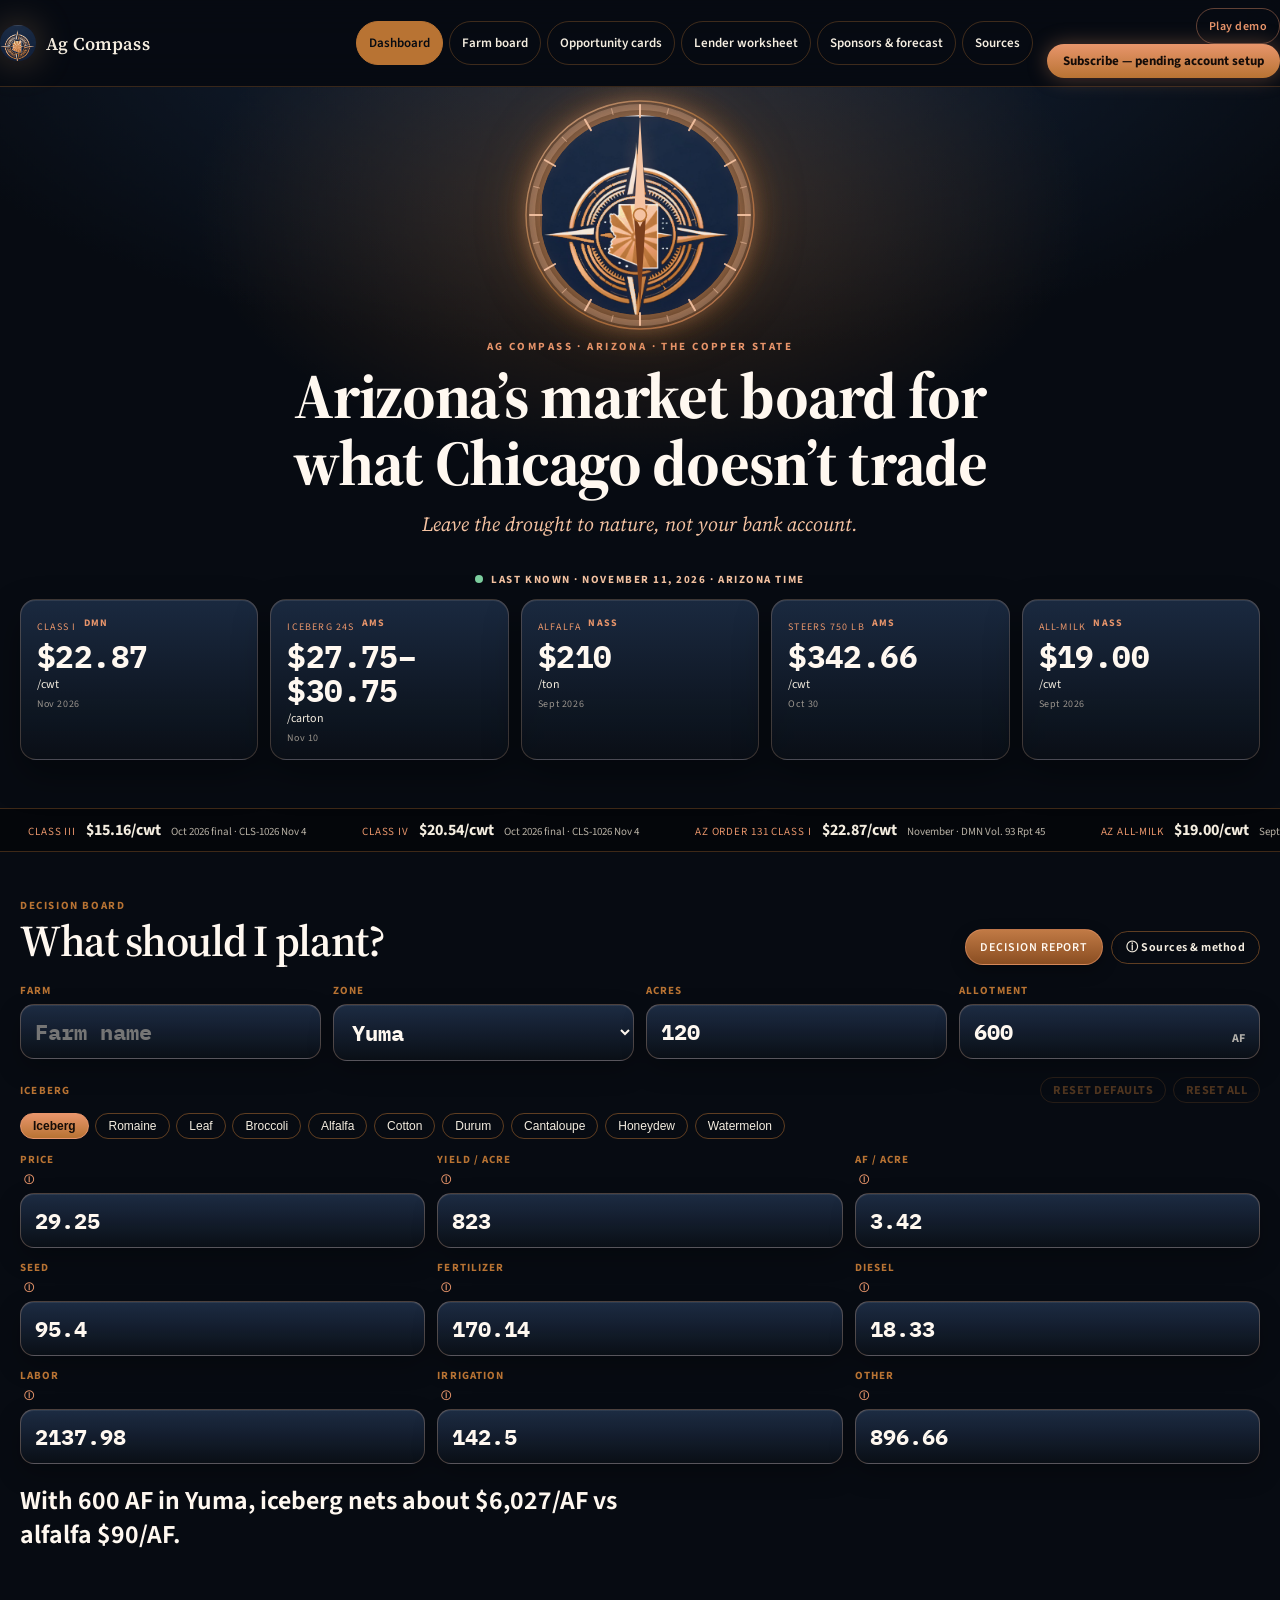
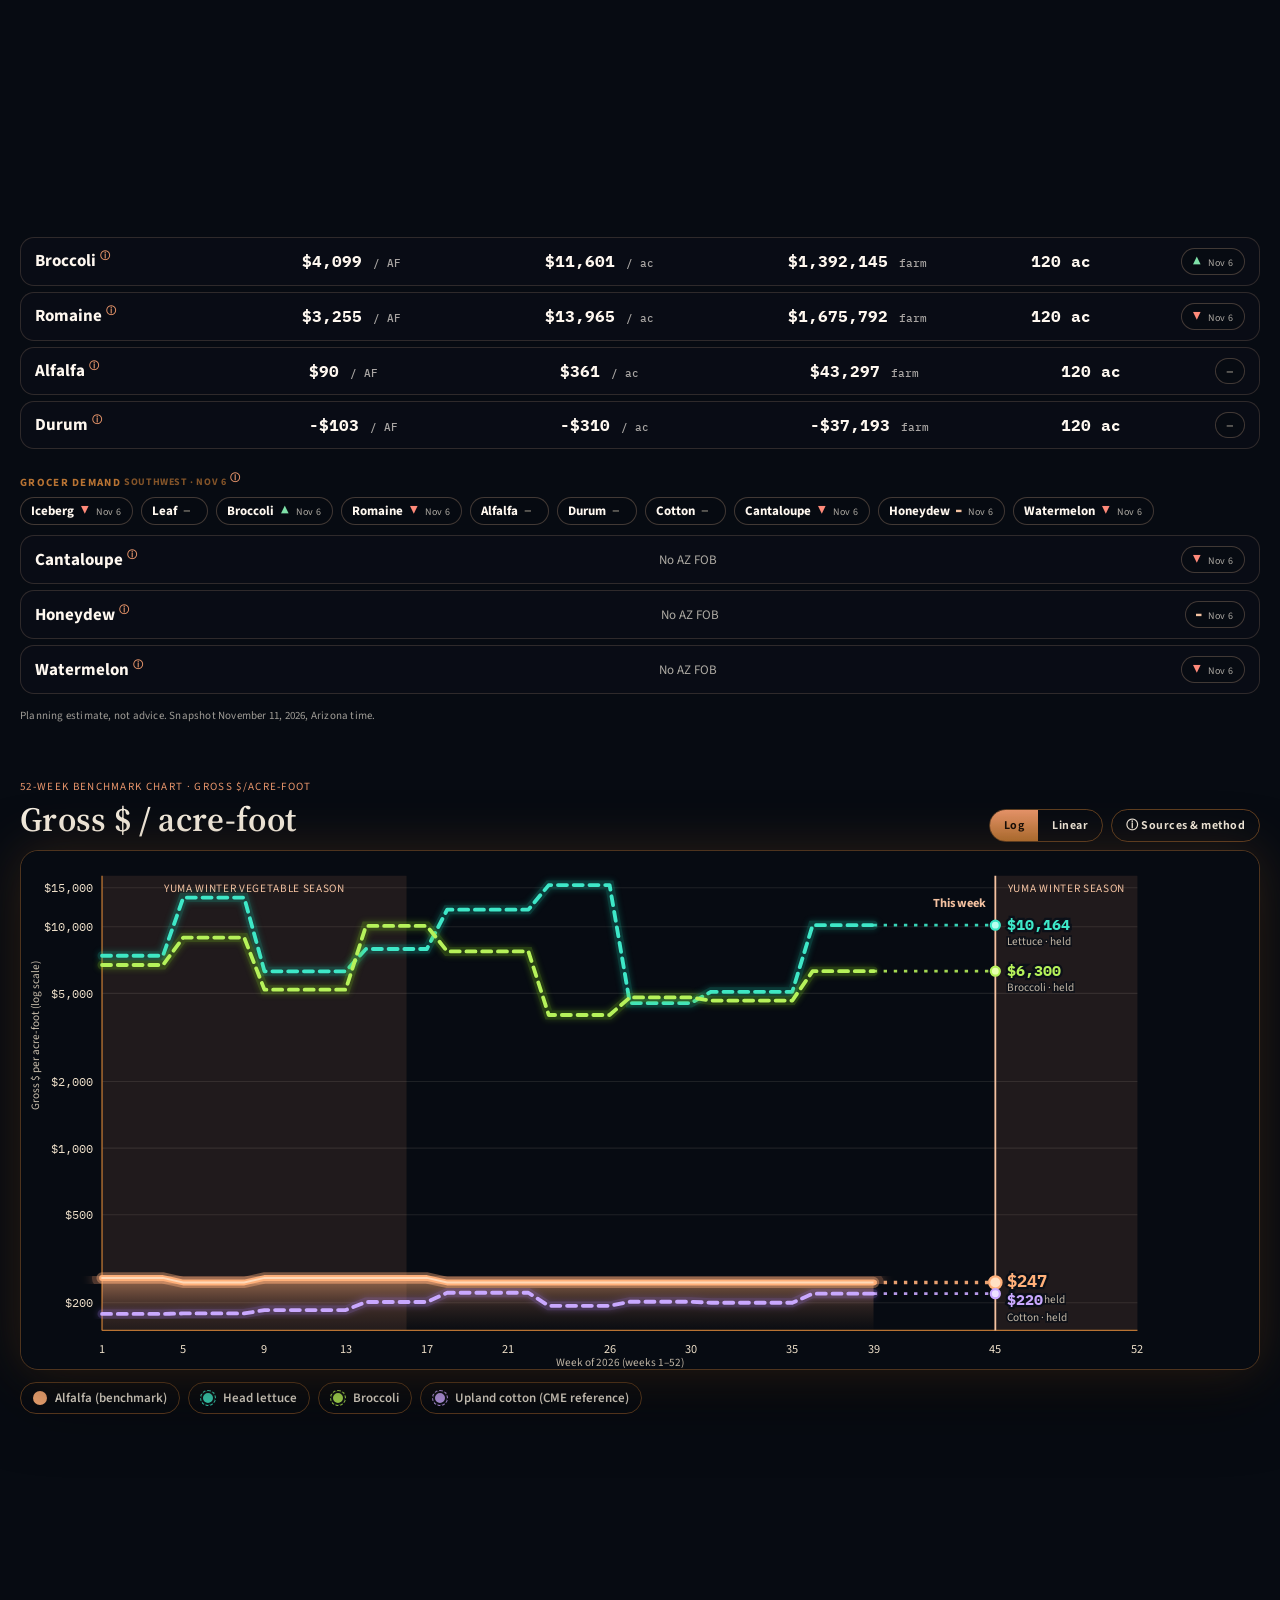
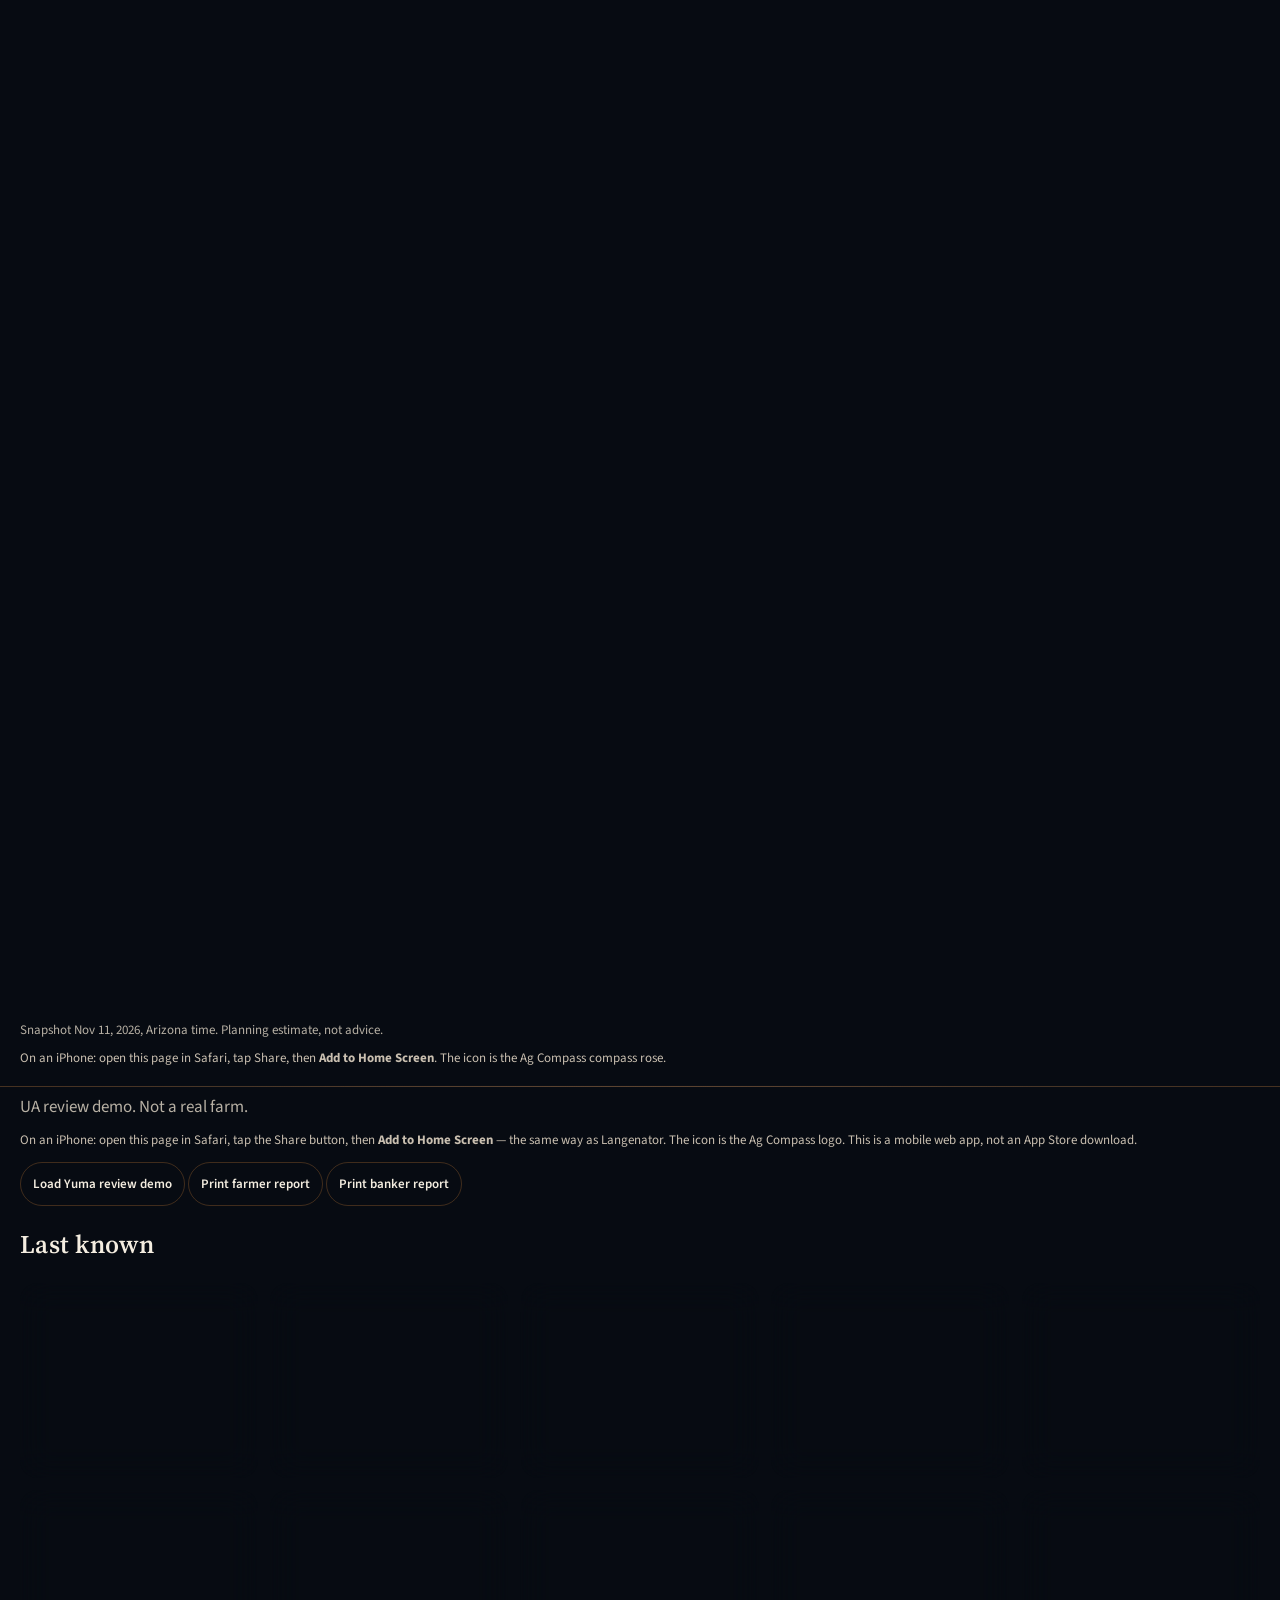
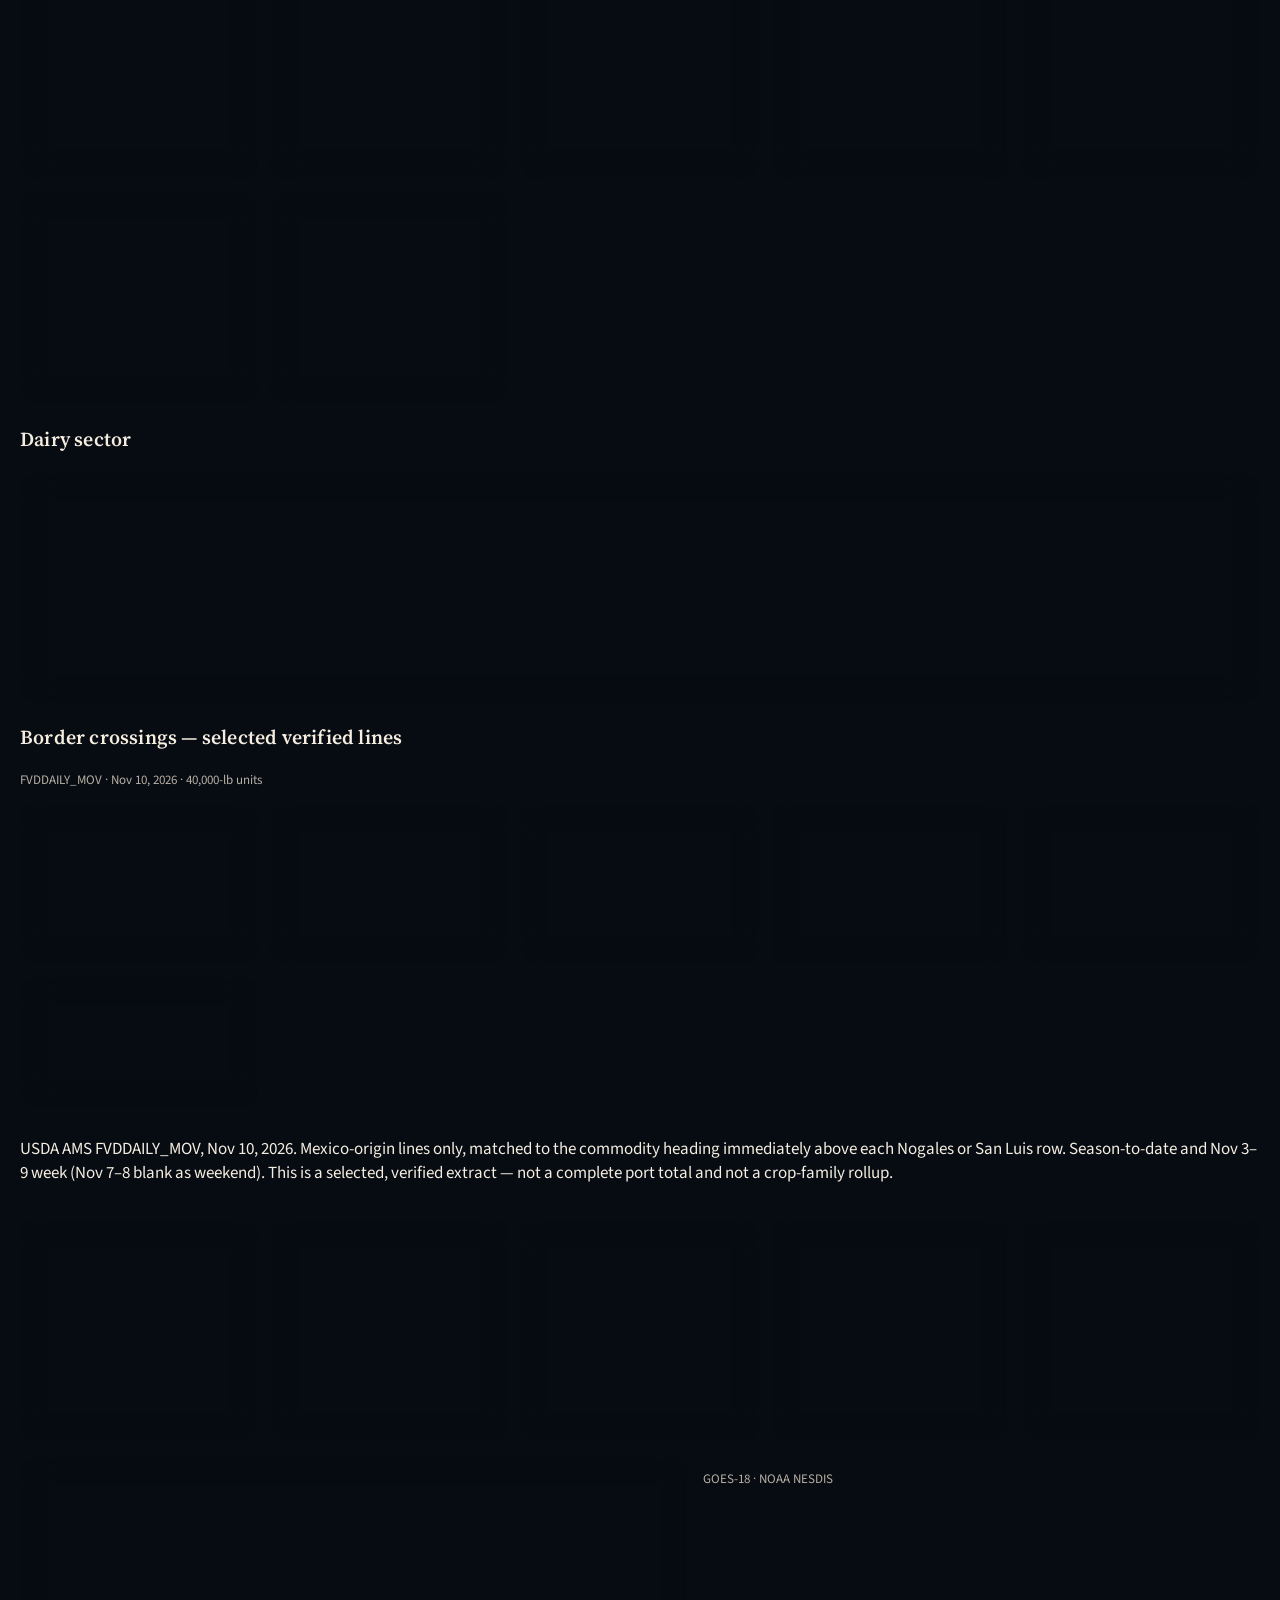
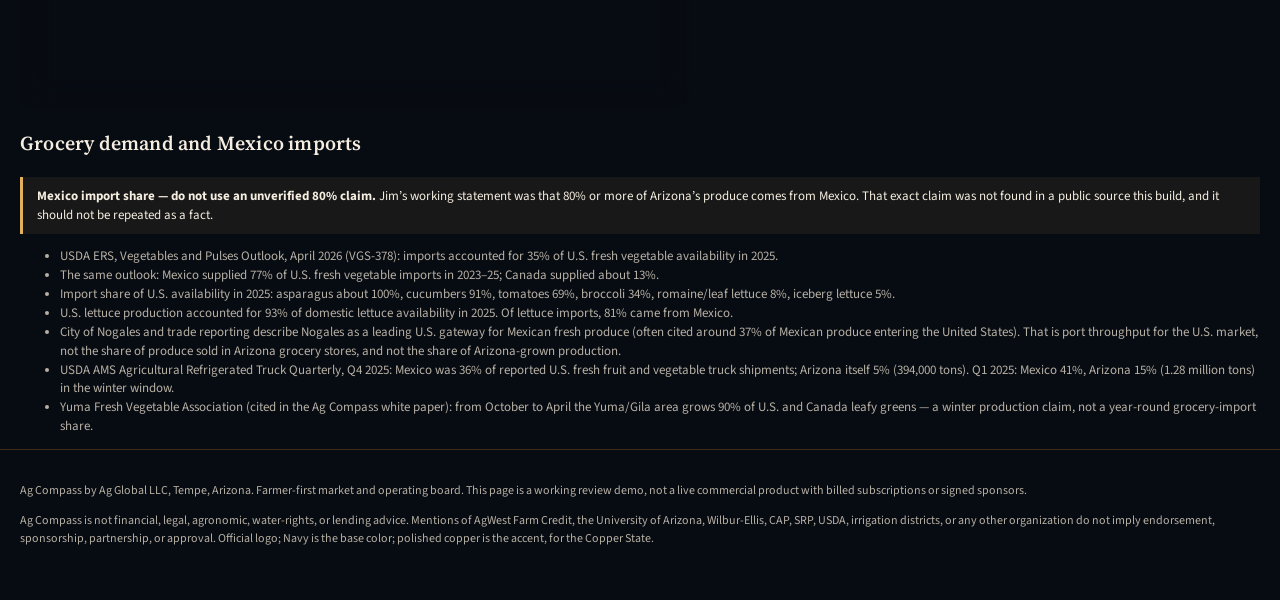
<file: index.html>
<!DOCTYPE html>
<html lang="en">
<head>
  <meta charset="utf-8">
  <meta name="viewport" content="width=device-width, initial-scale=1, viewport-fit=cover">
  <title>Ag Compass — Arizona’s market board for what Chicago doesn’t trade.</title>
  <meta name="description" content="Arizona’s market board for what Chicago doesn’t trade: local AMS, NASS, and FMMO prices for produce, hay, dairy, and cattle. Not financial advice and not an endorsement.">
  <meta name="apple-mobile-web-app-capable" content="yes">
  <meta name="mobile-web-app-capable" content="yes">
  <meta name="apple-mobile-web-app-status-bar-style" content="black-translucent">
  <meta name="apple-mobile-web-app-title" content="Ag Compass">
  <meta name="application-name" content="Ag Compass">
  <meta name="theme-color" content="#182840">
  <link rel="manifest" href="manifest.webmanifest">
  <link rel="icon" href="favicon.ico" sizes="any">
  <link rel="icon" type="image/png" sizes="32x32" href="icons/icon-32.png">
  <link rel="icon" type="image/png" sizes="192x192" href="icons/icon-192.png">
  <link rel="apple-touch-icon" href="apple-touch-icon.png">
  <link rel="apple-touch-icon" sizes="180x180" href="icons/apple-touch-icon.png">
  <link rel="preconnect" href="https://fonts.googleapis.com">
  <link rel="preconnect" href="https://fonts.gstatic.com" crossorigin>
  <link href="https://fonts.googleapis.com/css2?family=Source+Sans+3:wght@400;600;700&family=Source+Serif+4:ital,wght@0,600;0,700;1,400&family=IBM+Plex+Mono:wght@500;700&display=swap" rel="stylesheet">
  <link rel="stylesheet" href="css/styles.css">
</head>
<body>
  <header class="mast">
    <div class="wrap mast-inner">
      <div class="mast-brand">
        <span class="logo-sheen"><img class="logo" src="assets/ag_compass_logo_copper.png" width="36" height="36" alt="Ag Compass polished copper compass rose"></span>
        <p class="brand-word">Ag Compass</p>
      </div>
      <nav aria-label="Primary">
        <button type="button" data-view="dashboard" aria-current="page">Dashboard</button>
        <button type="button" data-view="plan">Farm board</button>
        <button type="button" data-view="opportunity">Opportunity cards</button>
        <button type="button" data-view="lender">Lender worksheet</button>
        <button type="button" data-view="sponsors">Sponsors &amp; forecast</button>
        <button type="button" data-view="sources">Sources</button>
      </nav>
      <div class="sub-wrap">
        <button type="button" class="demo-play-btn" id="btn-play-demo" aria-pressed="false">Play demo</button>
        <button type="button" class="sub-btn" id="btn-subscribe">Subscribe — pending account setup</button>
        <p class="sub-note" id="sub-note" hidden>Placeholder only. No payment is collected here. The Stripe account still needs to be verified; a dedicated AgWest account may be opened later.</p>
      </div>
    </div>
  </header>

  <section class="command" aria-label="Ag Compass command center">
    <div class="hero-stage wrap">
      <div class="compass-wrap">
        <span class="compass-aura" aria-hidden="true"></span>
        <svg class="compass-ring" viewBox="0 0 240 240" aria-hidden="true">
          <defs>
            <linearGradient id="ringCu" x1="0" y1="0" x2="1" y2="1">
              <stop offset="0%" stop-color="#F4C2A1"/>
              <stop offset="50%" stop-color="#B87333"/>
              <stop offset="100%" stop-color="#E8956B"/>
            </linearGradient>
          </defs>
          <circle cx="120" cy="120" r="114" fill="none" stroke="url(#ringCu)" stroke-width="1.4" opacity="0.7"/>
          <circle cx="120" cy="120" r="108" fill="none" stroke="rgba(244,194,161,0.28)" stroke-width="6"/>
          <g stroke="#F4C2A1" stroke-linecap="round">
            <line x1="120" y1="10" x2="120" y2="22" transform="rotate(0 120 120)" stroke-width="2" opacity="0.95"/>
            <line x1="120" y1="10" x2="120" y2="16" transform="rotate(15 120 120)" stroke-width="1" opacity="0.55"/>
            <line x1="120" y1="10" x2="120" y2="22" transform="rotate(30 120 120)" stroke-width="2" opacity="0.95"/>
            <line x1="120" y1="10" x2="120" y2="16" transform="rotate(45 120 120)" stroke-width="1" opacity="0.55"/>
            <line x1="120" y1="10" x2="120" y2="22" transform="rotate(60 120 120)" stroke-width="2" opacity="0.95"/>
            <line x1="120" y1="10" x2="120" y2="16" transform="rotate(75 120 120)" stroke-width="1" opacity="0.55"/>
            <line x1="120" y1="10" x2="120" y2="22" transform="rotate(90 120 120)" stroke-width="2" opacity="0.95"/>
            <line x1="120" y1="10" x2="120" y2="16" transform="rotate(105 120 120)" stroke-width="1" opacity="0.55"/>
            <line x1="120" y1="10" x2="120" y2="22" transform="rotate(120 120 120)" stroke-width="2" opacity="0.95"/>
            <line x1="120" y1="10" x2="120" y2="16" transform="rotate(135 120 120)" stroke-width="1" opacity="0.55"/>
            <line x1="120" y1="10" x2="120" y2="22" transform="rotate(150 120 120)" stroke-width="2" opacity="0.95"/>
            <line x1="120" y1="10" x2="120" y2="16" transform="rotate(165 120 120)" stroke-width="1" opacity="0.55"/>
            <line x1="120" y1="10" x2="120" y2="22" transform="rotate(180 120 120)" stroke-width="2" opacity="0.95"/>
            <line x1="120" y1="10" x2="120" y2="16" transform="rotate(195 120 120)" stroke-width="1" opacity="0.55"/>
            <line x1="120" y1="10" x2="120" y2="22" transform="rotate(210 120 120)" stroke-width="2" opacity="0.95"/>
            <line x1="120" y1="10" x2="120" y2="16" transform="rotate(225 120 120)" stroke-width="1" opacity="0.55"/>
            <line x1="120" y1="10" x2="120" y2="22" transform="rotate(240 120 120)" stroke-width="2" opacity="0.95"/>
            <line x1="120" y1="10" x2="120" y2="16" transform="rotate(255 120 120)" stroke-width="1" opacity="0.55"/>
            <line x1="120" y1="10" x2="120" y2="22" transform="rotate(270 120 120)" stroke-width="2" opacity="0.95"/>
            <line x1="120" y1="10" x2="120" y2="16" transform="rotate(285 120 120)" stroke-width="1" opacity="0.55"/>
            <line x1="120" y1="10" x2="120" y2="22" transform="rotate(300 120 120)" stroke-width="2" opacity="0.95"/>
            <line x1="120" y1="10" x2="120" y2="16" transform="rotate(315 120 120)" stroke-width="1" opacity="0.55"/>
            <line x1="120" y1="10" x2="120" y2="22" transform="rotate(330 120 120)" stroke-width="2" opacity="0.95"/>
            <line x1="120" y1="10" x2="120" y2="16" transform="rotate(345 120 120)" stroke-width="1" opacity="0.55"/>
          </g>
          <g class="needle-swing" transform-origin="120 120">
            <polygon points="120,22 126,120 120,132 114,120" fill="#F4C2A1"/>
            <polygon points="120,214 126,120 120,132 114,120" fill="#7A3E1C"/>
            <circle cx="120" cy="120" r="6.5" fill="#F4C2A1" stroke="#B87333" stroke-width="1.5"/>
          </g>
        </svg>
        <span class="logo-sheen logo-medallion">
          <img class="logo-hero" src="assets/ag_compass_logo_copper.png" width="200" height="200" alt="Ag Compass logo: polished copper compass rose on navy with an Arizona sunburst, for the Copper State">
        </span>
      </div>
      <p class="hero-kicker">Ag Compass · Arizona · the Copper State</p>
      <h1 class="hero-headline">Arizona’s market board for what Chicago doesn’t trade</h1>
      <p class="hero-tag">Leave the drought to nature, not your bank account.</p>
      <div class="stat-strip" aria-label="Last-known market snapshot, dated and sourced">
        <div class="stat-live"><span class="pulse" aria-hidden="true"></span> Last known · November 11, 2026 · Arizona time</div>
        <div class="stat-grid">
          <div class="stat-tile" title="DMN Report 45, week of Nov 2–6, 2026. Arizona Order 131, Phoenix. November announced Class I.">
            <div class="stat-k">Class I <sup class="plant-src">DMN</sup></div>
            <div class="stat-v">$22.87</div>
            <div class="stat-u">/cwt</div>
            <div class="stat-d">Nov 2026</div>
          </div>
          <div class="stat-tile" title="AMS IX_FV120, Nov 10, 2026. Western Arizona iceberg film-wrapped 24s, mostly $27.75–$30.75.">
            <div class="stat-k">Iceberg 24s <sup class="plant-src">AMS</sup></div>
            <div class="stat-v">$27.75–$30.75</div>
            <div class="stat-u">/carton</div>
            <div class="stat-d">Nov 10</div>
          </div>
          <div class="stat-tile" title="NASS agpr1026, released Oct 30, 2026. Arizona alfalfa hay, prices received, September 2026, $210/ton.">
            <div class="stat-k">Alfalfa <sup class="plant-src">NASS</sup></div>
            <div class="stat-v">$210</div>
            <div class="stat-u">/ton</div>
            <div class="stat-d">Sept 2026</div>
          </div>
          <div class="stat-tile" title="AMS_2940, Southwest Direct Cattle (AZ/CA/NV), week ending Oct 30, 2026. Medium/Large 1-2 steers FOB 750 lb.">
            <div class="stat-k">Steers 750 lb <sup class="plant-src">AMS</sup></div>
            <div class="stat-v">$342.66</div>
            <div class="stat-u">/cwt</div>
            <div class="stat-d">Oct 30</div>
          </div>
          <div class="stat-tile" title="NASS agpr1026, released Oct 30, 2026. Arizona all-milk, September 2026, $19.00/cwt, fat 4.03%.">
            <div class="stat-k">All-milk <sup class="plant-src">NASS</sup></div>
            <div class="stat-v">$19.00</div>
            <div class="stat-u">/cwt</div>
            <div class="stat-d">Sept 2026</div>
          </div>
        </div>
      </div>
    </div>
    <div class="ticker" aria-label="Last-known price ticker">
      <div class="ticker-track" id="ticker-track"></div>
    </div>
    <div class="wrap">
      <section class="plant-board" id="plant-board" aria-label="What should I plant?"></section>
    </div>
    <div class="hero-year">
      <div class="wrap" id="year-chart"></div>
    </div>
    <div class="wrap">
      <div class="kpi-grid" id="kpi-grid"></div>
      <div class="zone-grid">
        <div class="kpi">
          <div class="k">Arizona ag zones</div>
          <svg id="az-map" viewBox="0 0 640 760" role="img" aria-label="Interactive Arizona county map, U.S. Census TIGER county outlines"></svg>
          <p class="s map-source" id="map-source"></p>
          <div class="zone-pills" id="zone-pills"></div>
          <p class="s" id="zone-blurb"></p>
        </div>
        <div class="kpi goes-card">
          <div class="goes-card-head">
            <div class="k">GOES-East · Arizona &amp; Sonora</div>
            <button type="button" class="goes-toggle" id="goes-toggle" aria-pressed="true">Pause</button>
          </div>
          <div class="goes-viewport">
            <img id="cab-goes" class="goes-crop" src="https://cdn.star.nesdis.noaa.gov/GOES19/ABI/SECTOR/sr/GEOCOLOR/1200x1200.jpg" alt="NOAA GOES-19 Southern Rockies GeoColor, cropped to Arizona and Sonora, Mexico" title="NOAA NESDIS STAR GOES-19 (GOES-East) Southern Rockies GeoColor. Cropped to Arizona and Sonora. Official 5-minute frames, auto-refreshing.">
            <span class="goes-live">Live</span>
          </div>
          <p class="s" id="goes-stamp">NOAA NESDIS <sup class="plant-src" title="NOAA NESDIS STAR GOES-19 Southern Rockies GeoColor, cropped to Arizona and Sonora.">NOAA</sup></p>
        </div>
      </div>
      <p class="muted cab-disclaimer">Snapshot Nov 11, 2026, Arizona time. Planning estimate, not advice.</p>
      <p class="install-note no-print">On an iPhone: open this page in Safari, tap Share, then <strong>Add to Home Screen</strong>. The icon is the Ag Compass compass rose.</p>
    </div>
  </section>

  <main class="wrap">
    <div class="section-head no-print">
      <div>
        <p class="lede" style="margin:0">UA review demo. Not a real farm.</p>
      <p class="install-note no-print">On an iPhone: open this page in Safari, tap the Share button, then <strong>Add to Home Screen</strong> — the same way as Langenator. The icon is the Ag Compass logo. This is a mobile web app, not an App Store download.</p>
      </div>
      <div>
        <button class="btn" type="button" id="btn-demo">Load Yuma review demo</button>
        <button class="btn" type="button" id="btn-print-farmer">Print farmer report</button>
        <button class="btn" type="button" id="btn-print-banker">Print banker report</button>
      </div>
    </div>

    <section id="view-dashboard" class="view active">
      <h2>Last known</h2>
      <div id="market-cards" class="market-grid"></div>
      <h3>Dairy sector</h3>
      <div id="dairy-box"></div>
      <h3>Border crossings — selected verified lines</h3>
      <p class="muted">FVDDAILY_MOV · Nov 10, 2026 · 40,000-lb units</p>
      <div id="border-cards" class="market-grid"></div>
      <div id="context-cards" class="cards"></div>
      <div class="weather-row">
        <div id="diesel-readout"></div>
        <p class="muted">GOES-18 · NOAA NESDIS</p>
      </div>
      <h3>Grocery demand and Mexico imports</h3>
      <div id="import-box"></div>
    </section>

    <section id="view-plan" class="view">
      <h2>Farm plan</h2>
      <div class="form-grid">
        <label class="field">Farm / plan name<input id="farm-name" type="text"></label>
        <label class="field">Arizona irrigation district<select id="district-select"></select></label>
        <label class="field">Farm acres<input id="farm-acres" type="number" min="0" step="0.1"></label>
        <label class="field">District assessment, $/acre (editable)<input id="assessment" type="number" min="0" step="0.01"></label>
        <label class="field">Included allotment, AF/acre (editable)<input id="included-af" type="number" min="0" step="0.1"></label>
        <label class="field">Extra water, $/AF above included (editable)<input id="extra-af" type="number" min="0" step="0.01"></label>
        <label class="field">Total allocation cap, AF (editable)<input id="alloc-af" type="number" min="0" step="0.1"></label>
      </div>
      <p id="district-note" class="muted"></p>
      <div id="plan-metrics" class="cards"></div>
      <div id="tomato-warning" class="callout warn" hidden><strong>Tomato price is $0.</strong> No Western Arizona tomato FOB was on the Nov 10 shipping-point report (IX_FV120), so tomato revenue is zero until you enter a contract or shed price.</div>
      <div style="overflow-x:auto"><table id="plan-table" class="input-table"></table></div>
      <p>
        <label><input type="checkbox" id="jim-alfalfa"> Use Jim’s alfalfa example price ($135/ton) instead of the NASS Arizona September 2026 price ($210/ton)</label>
      </p>
      <h3>What the defaults actually are</h3>
      <div id="crop-notes" class="cards"></div>
      <h3>Input lines and sponsor slots</h3>
      <p class="muted">Each line has a supplier field and an editable quoted price so a live rep quote can sit next to the public feed. Sponsorships are inventory slots only — no company has signed. Default is that these line totals are not added into profit, because UA field-crop operating costs already include fertilizer, seed, chemicals, and machinery. Quantities start at 0 for that reason.</p>
      <div style="overflow-x:auto"><table id="input-table" class="input-table"></table></div>
      <p><label><input type="checkbox" id="include-inputs"> Include input-line totals (except the district water bill) in profit</label></p>
    </section>

    <section id="view-opportunity" class="view">
      <h2>Opportunity cards</h2>
      <div id="opp-cards" class="opp"></div>
      <h3>Import share — what the sources actually say</h3>
      <div id="import-box-cards"></div>
    </section>

    <section id="view-lender" class="view">
      <h2>Lender view — budget and loan worksheet</h2>
      <p class="lede">Structured for an Arizona ag lender, including a bank such as AgWest Farm Credit, to read the same plan the farmer is using. Naming AgWest describes the intended audience after the University of Arizona review. It is not a credit decision, a rate quote, or an endorsement.</p>
      <div class="form-grid">
        <label class="field">Requested operating loan ($)<input id="loan-amount" type="number" min="0" step="1000"></label>
        <label class="field">Illustrative annual rate (%) <span class="flag assumption">typed, not a quoted AgWest rate</span><input id="loan-rate" type="number" min="0" step="0.05"></label>
        <label class="field">Term (months)<input id="loan-years" type="number" min="1" step="1"></label>
      </div>
      <div id="lender-metrics" class="cards"></div>
      <div id="lender-path"></div>
      <div style="overflow-x:auto"><table id="lender-table"></table></div>
    </section>

    <section id="view-sponsors" class="view">
      <h2>Sponsors, ads, and the rebuilt revenue forecast</h2>
      <p class="lede">Farmer subscriptions stay low so the board can become a daily destination. Sponsors and clearly labeled ads carry the revenue. Tiers are Saguaro (highest), Prickly Pear, and Cholla. AgWest is the intended Saguaro Founding Sponsor — a pitch, not a signed deal. Every new-model figure is an assumption for discussion.</p>
      <div id="tiers" class="cards"></div>
      <h3>Rebuilt three-year forecast (illustrative)</h3>
      <div style="overflow-x:auto"><table id="forecast-table"></table></div>
      <h3>What the financing document showed (subscription-led)</h3>
      <div id="old-forecast"></div>
      <h3>Report branding and AgWest client mailer (concept)</h3>
      <p class="muted">The line below prints on farmer and banker reports as a labeled sponsor slot. It is not a signed deal and does not change the profit math.</p>
      <label class="field">Sponsor line printed on reports<input id="sponsor-line" type="text"></label>
      <div id="mailer-box"></div>
    </section>

    <section id="view-sources" class="view">
      <h2>Sources, flags, and open items</h2>
      <p class="lede">Every number on this board should be traceable. Built Nov 11, 2026, America/Phoenix. Last-known prices carry report IDs and dates. The canvas cannot fetch; this site embeds the same dated values and reloads the GOES image.</p>
      <div class="callout warn">
        <strong>Open items.</strong>
        Confirm 2025–26 assessments and extra-AF schedules directly with each district. Retrieve SRP, MSIDD, Hohokam, and CAIDD published charges. Find current Western Arizona carrot and tomato FOB or contracts (none were on IX_FV120 Nov 10). Replace vegetable yield and cost assumptions with UA or grower budgets when available. Source applied water for Yuma vegetables (Erie consumptive use is not applied irrigation). Re-open the USDA NASS Arizona state agriculture overview for 2025 production values cited in the white paper. Wire live EIA, AMS, and AZMET refreshes instead of a snapshot. Choose a public host and domain; replace the illustrative mailer QR payload with that host URL. Live click tracking for code AGW-SAG-2026 is intentionally left for later. Stripe remains a Subscribe placeholder until the account is verified.
      </div>
      <div id="source-list" class="cards"></div>
    </section>

    <section id="view-print" class="view report">
      <div class="section-head">
        <img src="assets/ag_compass_logo_copper.png" width="56" height="56" alt="Ag Compass polished copper logo">
        <div>
          <h1>Ag Compass report</h1>
          <p class="tag">Arizona’s market board for what Chicago doesn’t trade.</p>
        </div>
      </div>
      <div id="print-body"></div>
    </section>
  </main>

  <footer class="site">
    <div class="wrap">
      <p>Ag Compass by Ag Global LLC, Tempe, Arizona. Farmer-first market and operating board. This page is a working review demo, not a live commercial product with billed subscriptions or signed sponsors.</p>
      <p>Ag Compass is not financial, legal, agronomic, water-rights, or lending advice. Mentions of AgWest Farm Credit, the University of Arizona, Wilbur-Ellis, CAP, SRP, USDA, irrigation districts, or any other organization do not imply endorsement, sponsorship, partnership, or approval. Official logo; Navy is the base color; polished copper is the accent, for the Copper State.</p>
    </div>
  </footer>
  <script type="module" src="js/app.js"></script>
  <script>
    if ("serviceWorker" in navigator) {
      window.addEventListener("load", function () {
        navigator.serviceWorker.register("./sw.js", { scope: "./" }).catch(function () {});
      });
    }
  </script>
</body>
</html>
</file>
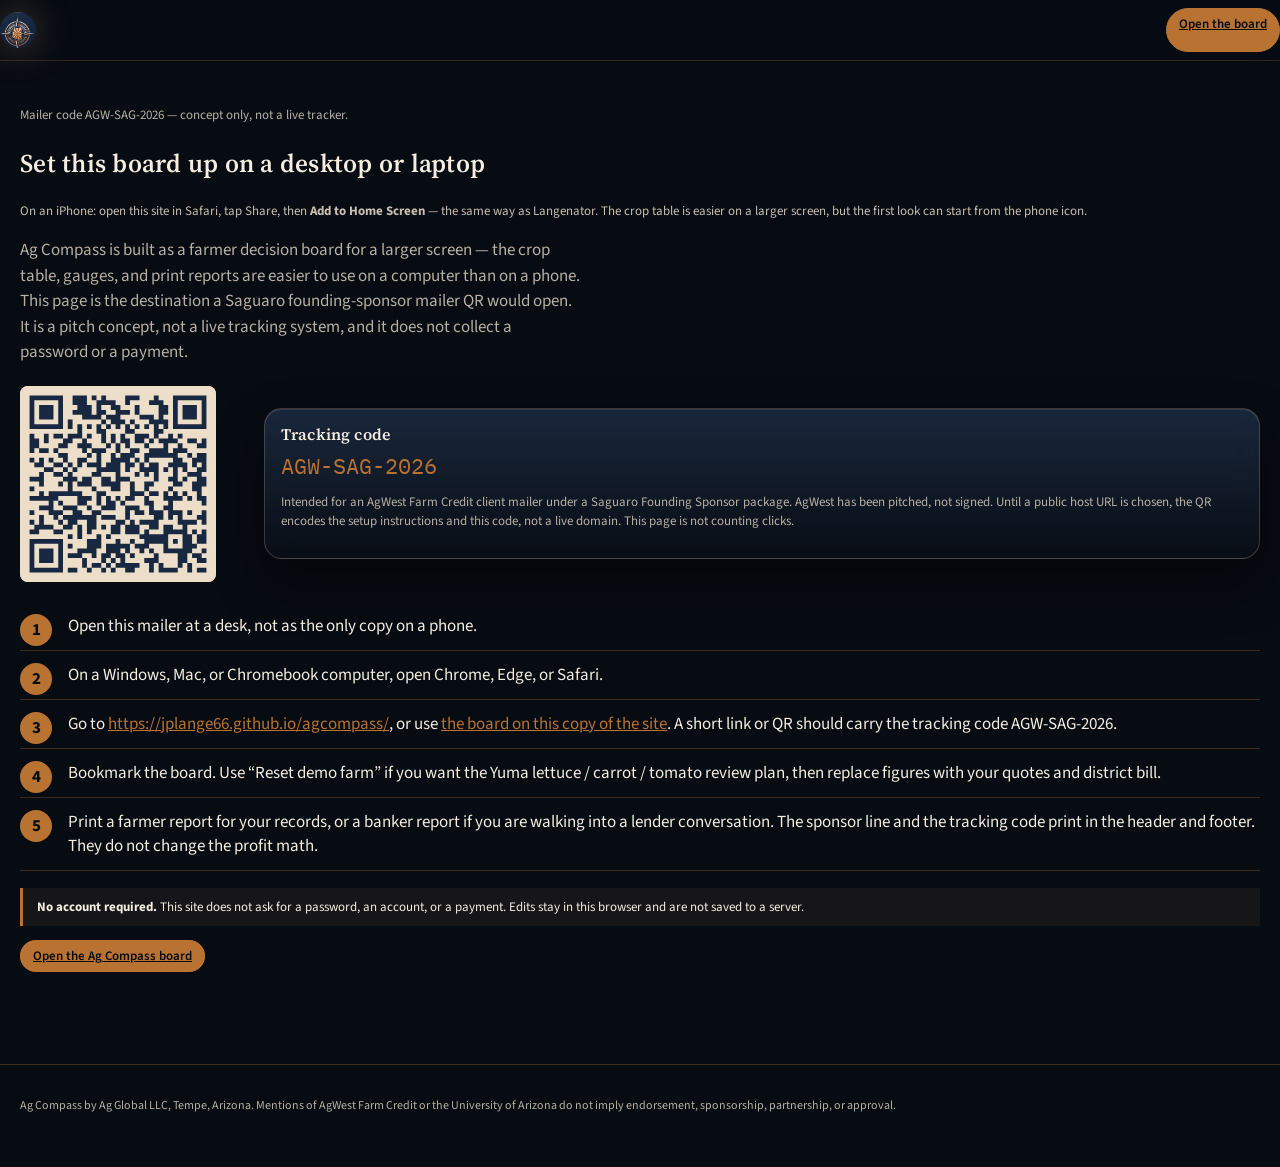
<file: setup.html>
<!DOCTYPE html>
<html lang="en">
<head>
  <meta charset="utf-8">
  <meta name="viewport" content="width=device-width, initial-scale=1, viewport-fit=cover">
  <title>Ag Compass — Desktop and laptop setup</title>
  <meta name="description" content="Setup instructions for the Ag Compass decision board. Concept mailer page for tracking code AGW-SAG-2026. No password or payment is collected.">
  <meta name="apple-mobile-web-app-capable" content="yes">
  <meta name="mobile-web-app-capable" content="yes">
  <meta name="apple-mobile-web-app-status-bar-style" content="black-translucent">
  <meta name="apple-mobile-web-app-title" content="Ag Compass">
  <meta name="application-name" content="Ag Compass">
  <meta name="theme-color" content="#182840">
  <link rel="manifest" href="manifest.webmanifest">
  <link rel="icon" href="favicon.ico" sizes="any">
  <link rel="icon" type="image/png" sizes="32x32" href="icons/icon-32.png">
  <link rel="icon" type="image/png" sizes="192x192" href="icons/icon-192.png">
  <link rel="apple-touch-icon" href="apple-touch-icon.png">
  <link rel="apple-touch-icon" sizes="180x180" href="icons/apple-touch-icon.png">
  <link rel="preconnect" href="https://fonts.googleapis.com">
  <link rel="preconnect" href="https://fonts.gstatic.com" crossorigin>
  <link href="https://fonts.googleapis.com/css2?family=Source+Sans+3:wght@400;600;700&family=Source+Serif+4:ital,wght@0,600;1,400&family=IBM+Plex+Mono:wght@500;700&display=swap" rel="stylesheet">
  <link rel="stylesheet" href="css/styles.css">
</head>
<body>
  <header class="mast">
    <div class="wrap mast-inner">
      <img class="logo" src="assets/ag_compass_logo.png" width="56" height="56" alt="Ag Compass logo: bronze compass rose on navy with an Arizona sunburst">
      <div class="titles">
        <h1>Ag Compass</h1>
        <p class="tag">Leave the drought to nature, not your bank account.</p>
      </div>
      <nav aria-label="Primary">
        <a class="btn primary" href="index.html">Open the board</a>
      </nav>
    </div>
  </header>
  <main class="wrap" style="padding-top:32px;padding-bottom:80px">
    <p class="muted" id="code-banner"></p>
    <h2>Set this board up on a desktop or laptop</h2>
    <p class="install-note">On an iPhone: open this site in Safari, tap Share, then <strong>Add to Home Screen</strong> — the same way as Langenator. The crop table is easier on a larger screen, but the first look can start from the phone icon.</p>
    <p class="lede">Ag Compass is built as a farmer decision board for a larger screen — the crop table, gauges, and print reports are easier to use on a computer than on a phone. This page is the destination a Saguaro founding-sponsor mailer QR would open. It is a pitch concept, not a live tracking system, and it does not collect a password or a payment.</p>
    <div class="setup-hero">
      <img src="assets/mailer-qr.svg" width="196" height="196" alt="Illustrative QR code for tracking code AGW-SAG-2026" style="background:#ECDEC8;border-radius:8px">
      <div class="card">
        <h3>Tracking code</h3>
        <div class="stat" id="code-display">AGW-SAG-2026</div>
        <p class="muted">Intended for an AgWest Farm Credit client mailer under a Saguaro Founding Sponsor package. AgWest has been pitched, not signed. Until a public host URL is chosen, the QR encodes the setup instructions and this code, not a live domain. This page is not counting clicks.</p>
      </div>
    </div>
    <ol class="steps">
      <li>Open this mailer at a desk, not as the only copy on a phone.</li>
      <li>On a Windows, Mac, or Chromebook computer, open Chrome, Edge, or Safari.</li>
      <li>Go to <a href="https://jplange66.github.io/agcompass/">https://jplange66.github.io/agcompass/</a>, or use <a href="index.html?src=AGW-SAG-2026">the board on this copy of the site</a>. A short link or QR should carry the tracking code AGW-SAG-2026.</li>
      <li>Bookmark the board. Use “Reset demo farm” if you want the Yuma lettuce / carrot / tomato review plan, then replace figures with your quotes and district bill.</li>
      <li>Print a farmer report for your records, or a banker report if you are walking into a lender conversation. The sponsor line and the tracking code print in the header and footer. They do not change the profit math.</li>
    </ol>
    <div class="callout">
      <strong>No account required.</strong> This site does not ask for a password, an account, or a payment. Edits stay in this browser and are not saved to a server.
    </div>
    <p><a class="btn primary" href="index.html?src=AGW-SAG-2026">Open the Ag Compass board</a></p>
  </main>
  <footer class="site">
    <div class="wrap">
      <p>Ag Compass by Ag Global LLC, Tempe, Arizona. Mentions of AgWest Farm Credit or the University of Arizona do not imply endorsement, sponsorship, partnership, or approval.</p>
    </div>
  </footer>
  <script>
    const params = new URLSearchParams(location.search);
    const code = params.get("src") || "AGW-SAG-2026";
    document.getElementById("code-display").textContent = code;
    document.getElementById("code-banner").textContent = "Mailer code " + code + " — concept only, not a live tracker.";
  </script>
  <script>
    if ("serviceWorker" in navigator) {
      window.addEventListener("load", function () {
        navigator.serviceWorker.register("./sw.js", { scope: "./" }).catch(function () {});
      });
    }
  </script>
</body>
</html>
</file>
<file: css/styles.css>
:root {
  --navy: #15243c;
  --navy-deep: #0d1828;
  --navy-mid: #1c3150;
  --navy-panel: #1a2d48;
  --bronze: #c49a6c;
  --bronze-deep: #8a5a2b;
  --copper: #813a1e;
  --cream: #f4efe6;
  --cream-dim: #d9d0c3;
  --good: #7dcf9f;
  --bad: #e07a6a;
  --warn: #e3b15a;
  --line: rgba(196, 154, 108, 0.28);
  --ink: #f4efe6;
  --muted: #b7b0a4;
  --font: "Source Serif 4", "Palatino Linotype", Palatino, "Book Antiqua", Georgia, serif;
  --sans: "Source Sans 3", "Segoe UI", system-ui, sans-serif;
  --mono: "IBM Plex Mono", "Source Code Pro", ui-monospace, monospace;
}
* { box-sizing: border-box; }
html, body { margin: 0; padding: 0; background: var(--navy-deep); color: var(--ink); font-family: var(--sans); }
body { min-height: 100vh; }
a { color: var(--bronze); }
img { max-width: 100%; height: auto; }
h1, h2, h3, .brand-word { font-family: var(--font); font-weight: 600; letter-spacing: 0.01em; }
.wrap { max-width: 1280px; margin: 0 auto; padding: 0 20px; }

/* Top bar */
.mast {
  background: var(--navy);
  border-bottom: 1px solid var(--line);
  position: sticky; top: 0; z-index: 40;
}
.mast-inner { display: flex; align-items: center; gap: 16px; padding: 10px 0; }
.mast img.logo { width: 56px; height: 56px; border-radius: 50%; background: var(--navy-deep); }
.mast .titles { flex: 1; min-width: 0; }
.mast h1 { margin: 0; font-size: 22px; color: var(--cream); }
.mast .tag { margin: 2px 0 0; color: var(--bronze); font-style: italic; font-size: 13px; }
nav { display: flex; flex-wrap: wrap; gap: 6px; }
nav button, .btn {
  background: transparent; color: var(--cream); border: 1px solid var(--line);
  border-radius: 999px; padding: 6px 12px; font: 600 13px var(--sans);
  cursor: pointer;
}
nav button[aria-current="page"], .btn.primary {
  background: var(--bronze); color: var(--navy-deep); border-color: var(--bronze);
}
.btn.ghost { color: var(--bronze); }
.btn:disabled { opacity: 0.45; cursor: not-allowed; }

/* Cab dashboard */
.cab {
  background:
    radial-gradient(1200px 420px at 50% -40px, #243b5c 0%, transparent 70%),
    var(--navy-deep);
  padding: 24px 0 32px;
  border-bottom: 1px solid var(--line);
}
.cab-grid {
  display: grid;
  grid-template-columns: 160px 1fr 220px;
  gap: 18px;
  align-items: center;
}
@media (max-width: 900px) {
  .cab-grid { grid-template-columns: 1fr; }
  .mast-inner { flex-wrap: wrap; }
}
.gauges { display: flex; justify-content: space-around; gap: 8px; flex-wrap: wrap; }
.gauge { text-align: center; width: 150px; }
.gauge svg { width: 140px; height: 90px; overflow: visible; }
.gauge .g-label { font-size: 11px; text-transform: uppercase; letter-spacing: 0.08em; color: var(--muted); }
.gauge .g-value { font-family: var(--mono); font-size: 14px; color: var(--cream); }
.hero-profit {
  text-align: center;
  background: var(--navy-panel);
  border: 1px solid var(--line);
  border-radius: 16px;
  padding: 18px 12px 16px;
  min-height: 170px;
  display: flex; flex-direction: column; justify-content: center;
}
.hero-profit .eyebrow { font-size: 11px; letter-spacing: 0.14em; text-transform: uppercase; color: var(--bronze); }
.hero-profit .money {
  font-family: var(--mono);
  font-size: clamp(36px, 6vw, 64px);
  line-height: 1.05;
  margin: 6px 0;
  font-weight: 700;
}
.hero-profit .money.good { color: var(--good); }
.hero-profit .money.bad { color: var(--bad); }
.hero-profit .sub { color: var(--muted); font-size: 13px; }
.rain-panel, .side-panel {
  background: var(--navy-panel);
  border: 1px solid var(--line);
  border-radius: 12px;
  padding: 12px 14px;
  font-size: 13px;
}
.rain-panel h3, .side-panel h3 { margin: 0 0 8px; font-size: 13px; color: var(--bronze); text-transform: uppercase; letter-spacing: 0.08em; }
.kv { display: flex; justify-content: space-between; gap: 8px; padding: 3px 0; border-bottom: 1px solid rgba(255,255,255,0.04); }
.kv span:last-child { font-family: var(--mono); }
.flag { font-size: 10px; letter-spacing: 0.06em; text-transform: uppercase; padding: 1px 6px; border-radius: 4px; border: 1px solid var(--line); color: var(--muted); }
.flag.sourced { color: var(--good); border-color: rgba(125,207,159,0.4); }
.flag.assumption, .flag.derived, .flag.jim-example { color: var(--warn); border-color: rgba(227,177,90,0.45); }
.flag.unverified { color: var(--bad); border-color: rgba(224,122,106,0.5); }

main { padding: 28px 0 80px; }
.view { display: none; }
.view.active { display: block; }
.section-head { display: flex; justify-content: space-between; align-items: baseline; gap: 12px; flex-wrap: wrap; margin: 8px 0 16px; }
.section-head h2 { margin: 0; font-size: 28px; }
.lede { color: var(--muted); max-width: 70ch; line-height: 1.5; }

.cards { display: grid; grid-template-columns: repeat(auto-fit, minmax(220px, 1fr)); gap: 12px; margin: 16px 0; }
.card {
  background: var(--navy-panel);
  border: 1px solid var(--line);
  border-radius: 12px;
  padding: 14px 16px;
}
.card h3 { margin: 0 0 6px; font-size: 16px; }
.stat { font-family: var(--mono); font-size: 22px; color: var(--bronze); }
.muted { color: var(--muted); font-size: 13px; line-height: 1.45; }

.opp { display: grid; grid-template-columns: repeat(auto-fit, minmax(260px, 1fr)); gap: 12px; }
.opp article {
  background: var(--navy-panel);
  border: 1px solid var(--line);
  border-radius: 12px;
  padding: 14px 16px;
  display: flex; flex-direction: column; gap: 6px;
}
.opp article.best { border-color: var(--good); }
.opp .paf { font-family: var(--mono); font-size: 28px; }
.opp .paf.good { color: var(--good); }
.opp .paf.bad { color: var(--bad); }

table { width: 100%; border-collapse: collapse; font-size: 13px; }
th, td { text-align: left; padding: 8px 8px; border-bottom: 1px solid var(--line); vertical-align: top; }
th { color: var(--bronze); font-weight: 600; font-size: 11px; text-transform: uppercase; letter-spacing: 0.06em; }
td.num, th.num { text-align: right; font-family: var(--mono); }
input[type="text"], input[type="number"], select, textarea {
  background: var(--navy-deep);
  color: var(--cream);
  border: 1px solid var(--line);
  border-radius: 6px;
  padding: 6px 8px;
  font: 14px var(--sans);
  width: 100%;
  min-width: 0;
}
label.field { display: flex; flex-direction: column; gap: 4px; font-size: 12px; color: var(--muted); }
.form-grid { display: grid; grid-template-columns: repeat(auto-fit, minmax(180px, 1fr)); gap: 12px; margin: 12px 0; }
.callout {
  border-left: 3px solid var(--bronze);
  background: rgba(196,154,108,0.08);
  padding: 10px 14px;
  margin: 12px 0;
  font-size: 13px;
  line-height: 1.45;
}
.callout.warn { border-color: var(--warn); background: rgba(227,177,90,0.08); }
.callout.bad { border-color: var(--bad); background: rgba(224,122,106,0.08); }
.callout.good { border-color: var(--good); background: rgba(125,207,159,0.08); }

.weather-row { display: grid; grid-template-columns: 1.2fr 1fr; gap: 14px; margin-top: 16px; }
@media (max-width: 800px) { .weather-row { grid-template-columns: 1fr; } }
.goes { width: 100%; border-radius: 10px; border: 1px solid var(--line); background: #000; min-height: 200px; object-fit: cover; }

.input-table input { min-width: 90px; }
.sponsor-slot { font-size: 11px; color: var(--bronze); }

footer.site {
  border-top: 1px solid var(--line);
  padding: 20px 0 40px;
  color: var(--muted);
  font-size: 12px;
  line-height: 1.5;
}

/* Print */
@media print {
  body { background: #fff; color: #111; }
  .mast nav, .no-print, .cab, footer.site, .view:not(.print-show) { display: none !important; }
  .view.print-show, #view-print { display: block !important; }
  .card, .opp article, .hero-profit, .rain-panel { background: #fff; color: #111; border-color: #ccc; }
  .hero-profit .money.good { color: #0a7a3e; }
  .hero-profit .money.bad { color: #a31f14; }
  a { color: #111; text-decoration: none; }
  .mast { position: static; background: #fff; border: 0; }
  .mast h1, .mast .tag { color: #15243c; }
}
.report h1 { color: inherit; }
.report h2 { margin-top: 24px; }

.mailer-card {
  display: grid;
  grid-template-columns: 196px 1fr;
  gap: 16px;
  align-items: center;
  background: var(--navy-panel);
  border: 1px solid var(--line);
  border-radius: 12px;
  padding: 16px;
  margin: 16px 0;
}
@media (max-width: 700px) { .mailer-card { grid-template-columns: 1fr; } }
.mailer-card img { background: var(--cream); border-radius: 8px; }
.sponsor-strip {
  display: flex;
  justify-content: space-between;
  gap: 12px;
  flex-wrap: wrap;
  background: var(--navy);
  color: var(--cream);
  padding: 10px 14px;
  border-radius: 8px;
  margin: 12px 0;
}
.sponsor-strip .eyebrow { font-size: 11px; letter-spacing: 0.1em; text-transform: uppercase; color: var(--bronze); font-weight: 650; }
.setup-hero { display: grid; grid-template-columns: 220px 1fr; gap: 24px; align-items: center; margin: 20px 0; }
@media (max-width: 700px) { .setup-hero { grid-template-columns: 1fr; } }
.steps { counter-reset: step; padding: 0; list-style: none; }
.steps li { position: relative; padding: 12px 0 12px 48px; border-bottom: 1px solid var(--line); }
.steps li::before {
  counter-increment: step;
  content: counter(step);
  position: absolute; left: 0; top: 12px;
  width: 32px; height: 32px; border-radius: 50%;
  background: var(--bronze); color: var(--navy-deep);
  font-weight: 700; display: flex; align-items: center; justify-content: center;
}

/* --- Tractor cab dashboard (generic navy/bronze; not a brand trademark) --- */
.mast {
  padding-top: env(safe-area-inset-top);
}
.mast-inner { padding-left: env(safe-area-inset-left); padding-right: env(safe-area-inset-right); }
nav { max-width: 100%; overflow-x: auto; -webkit-overflow-scrolling: touch; flex-wrap: nowrap; }
nav button, .btn { min-height: 44px; white-space: nowrap; }
.cab {
  background:
    radial-gradient(900px 380px at 50% -80px, #243b5c 0%, transparent 70%),
    #0b1018;
  padding: 14px 0 20px;
  border-bottom: 1px solid var(--line);
}
.cab-cluster {
  background: linear-gradient(180deg, #1a2a40 0%, #101820 100%);
  border: 2px solid #8a6a45;
  border-radius: 18px;
  box-shadow: inset 0 1px 0 rgba(236,222,200,0.16), 0 10px 28px rgba(0,0,0,0.5);
  padding: 12px;
  display: grid;
  gap: 12px;
}
.cab-screen {
  position: relative;
  background: #000;
  border-radius: 12px;
  border: 3px solid #2a3a50;
  box-shadow: inset 0 0 0 2px #070b10, 0 0 0 1px #8a6a45;
  overflow: hidden;
}
.cab-screen .goes {
  display: block;
  width: 100%;
  min-height: 180px;
  max-height: 320px;
  object-fit: cover;
  aspect-ratio: 16 / 10;
  border: 0;
  border-radius: 0;
}
.screen-chrome {
  position: absolute;
  z-index: 1;
  top: 8px; left: 8px; right: 8px;
  display: flex; justify-content: space-between; gap: 8px;
  pointer-events: none;
}
.screen-label {
  background: rgba(13,21,32,0.78);
  color: var(--bronze);
  font-size: 10px;
  letter-spacing: 0.08em;
  text-transform: uppercase;
  padding: 3px 8px;
  border-radius: 4px;
  border: 1px solid var(--line);
}
.screen-label.dim { color: var(--cream-dim); font-weight: 400; text-transform: none; letter-spacing: 0; max-width: 55%; }
.cab-instruments { display: grid; gap: 10px; }
.hero-profit {
  text-align: center;
  background: #070b10;
  border: 1px solid #3a2e20;
  border-radius: 12px;
  padding: 14px 10px 12px;
  min-height: 0;
  box-shadow: inset 0 0 18px rgba(0,0,0,0.6);
}
.hero-profit .money {
  font-family: var(--mono);
  font-size: clamp(36px, 12vw, 64px);
  font-variant-numeric: tabular-nums;
}
.hero-profit .money.good { color: #5ee09a; text-shadow: 0 0 16px rgba(94,224,154,0.45); }
.hero-profit .money.bad { color: #ff7a6a; text-shadow: 0 0 16px rgba(255,122,106,0.4); }
.gauges {
  display: grid;
  grid-template-columns: 1fr 1fr;
  gap: 8px;
  justify-content: stretch;
}
.gauge {
  text-align: center;
  width: auto;
  background: #0d1520;
  border: 1px solid #3d4d62;
  border-radius: 12px;
  padding: 4px 4px 8px;
  min-width: 0;
}
.gauge svg { width: 100%; height: auto; max-width: 180px; margin: 0 auto; display: block; }
.gauge .g-label {
  font-size: 11px;
  text-transform: uppercase;
  letter-spacing: 0.08em;
  color: var(--bronze);
  font-weight: 700;
  padding: 0 4px;
}
.gauge .g-caption { font-size: 10px; color: var(--muted); line-height: 1.35; padding: 4px 6px 0; }
.lcd-row {
  display: grid;
  grid-template-columns: 1fr;
  gap: 8px;
}
.lcd {
  background: #0a120e;
  color: #e2c49a;
  border: 1px solid #3a4a30;
  border-radius: 8px;
  padding: 10px 12px;
  font-family: var(--mono);
  box-shadow: inset 0 0 14px rgba(0,0,0,0.55);
}
.lcd-label {
  font-size: 10px;
  letter-spacing: 0.1em;
  text-transform: uppercase;
  color: #a8946c;
  margin-bottom: 4px;
}
.lcd-value { font-size: 22px; font-weight: 700; color: #f0d9b0; line-height: 1.15; }
.lcd-value span { font-size: 13px; font-weight: 500; color: #a8946c; }
.lcd-value.lcd-date { font-size: 16px; }
.lcd-sub { font-size: 11px; color: #c4b089; margin-top: 4px; }
.lcd-note { font-size: 10px; color: #8a7d66; margin-top: 6px; line-height: 1.4; font-family: var(--sans); }
.cab-disclaimer { margin: 10px 0 0; }
.install-note {
  margin: 10px 0 0;
  font-size: 13px;
  color: var(--cream-dim);
  line-height: 1.45;
}
.report-brand { display: flex; gap: 12px; align-items: center; margin-bottom: 12px; }
.report-name { font-family: var(--font); font-size: 22px; margin: 0; }

@media (min-width: 720px) {
  .cab-cluster { grid-template-columns: 1.15fr 1fr; align-items: stretch; }
  .cab-screen .goes { max-height: none; height: 100%; min-height: 280px; }
  .gauges { grid-template-columns: repeat(3, 1fr); }
  .lcd-row { grid-template-columns: 1fr 1fr; }
}
@media (max-width: 719px) {
  .mast h1 { font-size: 18px; }
  .mast .tag { font-size: 12px; }
  nav { flex-wrap: wrap; overflow-x: visible; }
  .cab-grid { grid-template-columns: 1fr; }
  /* third gauge wraps under the first two */
  .gauges .gauge:nth-child(3) { grid-column: 1 / -1; max-width: 220px; margin: 0 auto; width: 100%; }
  input[type="text"], input[type="number"], select, textarea { font-size: 16px; } /* iOS no-zoom */
  .section-head { flex-direction: column; align-items: stretch; }
  .wrap { padding-left: max(12px, env(safe-area-inset-left)); padding-right: max(12px, env(safe-area-inset-right)); }
  footer.site { padding-bottom: calc(28px + env(safe-area-inset-bottom)); }
}

@media print {
  .cab, .install-note { display: none !important; }
  .report-brand { color: #15243c; }
  .report-brand .tag { color: #15243c; }
}

/* Command-center redesign, Nov 11, 2026 */
.purpose { margin: 4px 0 0; color: var(--bronze); font-weight: 700; font-size: 15px; }
.sub-btn {
  background: transparent; color: var(--bronze);
  border: 1px solid var(--bronze); border-radius: 999px;
  padding: 8px 14px; font: 650 13px var(--sans); cursor: pointer;
}
.sub-note { font-size: 11px; max-width: 240px; color: var(--cream-dim); text-align: right; margin: 6px 0 0; }
.ticker {
  overflow: hidden; border-top: 1px solid var(--line); border-bottom: 1px solid var(--line);
  background: #070b10; white-space: nowrap;
}
.ticker-track { display: inline-flex; animation: agticker 42s linear infinite; }
.ticker-item { display: inline-flex; gap: 10px; padding: 10px 28px; align-items: baseline; }
.ticker-k { color: var(--bronze); font-size: 11px; letter-spacing: 0.08em; text-transform: uppercase; }
.ticker-v { font-weight: 700; font-size: 15px; color: var(--cream); }
.ticker-d { font-size: 11px; color: var(--muted); }
@keyframes agticker { from { transform: translateX(0); } to { transform: translateX(-50%); } }
@keyframes agglow {
  0%,100% { box-shadow: 0 0 0 0 rgba(169,127,91,0), 0 20px 60px rgba(0,0,0,.4); }
  50% { box-shadow: 0 0 40px 0 rgba(169,127,91,.28), 0 20px 60px rgba(0,0,0,.4); }
}
@media (prefers-reduced-motion: reduce) {
  .ticker-track, .command { animation: none !important; }
}
.command {
  background:
    radial-gradient(1200px 420px at 50% -40px, #243b5c 0%, transparent 70%),
    #0b1018;
  animation: agglow 6s ease-in-out infinite;
  border-bottom: 1px solid var(--line);
}
.kpi-grid, .zone-grid, .market-grid {
  display: grid; grid-template-columns: repeat(auto-fit, minmax(220px, 1fr));
  gap: 12px;
}
.zone-grid { grid-template-columns: repeat(auto-fit, minmax(260px, 1fr)); padding: 0 0 8px; }
.kpi, .mcard {
  background: linear-gradient(180deg, rgba(24,40,64,.96), rgba(11,16,24,.98));
  border: 1px solid rgba(169,127,91,.35);
  border-radius: 16px;
  padding: 16px;
  box-shadow: 0 12px 40px rgba(0,0,0,.35), inset 0 1px 0 rgba(236,222,200,.06);
}
.kpi .k, .mcard .k { font-size: 11px; letter-spacing: .08em; color: var(--bronze); text-transform: uppercase; }
.kpi .v { font-size: clamp(28px, 6vw, 48px); font-weight: 700; margin: 6px 0; line-height: 1.05; }
.kpi .s, .mcard .s { font-size: 12px; color: var(--muted); }
.zone-pills { display: flex; flex-wrap: wrap; gap: 6px; margin-top: 10px; }
.zone-pills button[aria-pressed="true"] { background: var(--bronze); color: var(--navy-deep); }
#az-map { width: 100%; max-height: 340px; }
.mast img.logo { filter: drop-shadow(0 0 18px rgba(169,127,91,.45)); }
.command .wrap { padding-top: 18px; padding-bottom: 18px; }

/* Copper brand — Arizona is the Copper State. Navy stays the base. */
:root {
  --bronze: #B87333;
  --bronze-deep: #8A4B24;
  --copper: #B87333;
  --copper-light: #E8956B;
  --copper-high: #F4C2A1;
  --line: rgba(184, 115, 51, 0.32);
}
.purpose { color: var(--copper-light); }
.sub-btn, .mast .tag { color: var(--copper-light); border-color: var(--copper); }
.logo-sheen { position: relative; display: inline-block; line-height: 0; isolation: isolate; }
.logo-sheen img { filter: drop-shadow(0 0 18px rgba(232,149,107,.5)); }
.logo-sheen::after {
  content: "";
  position: absolute; inset: -4%;
  background: linear-gradient(115deg, transparent 36%, rgba(255,236,220,0.0) 44%, rgba(255,236,220,0.45) 50%, rgba(255,236,220,0.0) 56%, transparent 64%);
  transform: translateX(-130%) skewX(-18deg);
  animation: agsheen 4.2s ease-in-out 0.4s infinite;
  pointer-events: none;
  mix-blend-mode: screen;
  border-radius: 50%;
}
@keyframes agsheen {
  0% { transform: translateX(-130%) skewX(-18deg); opacity: 0; }
  18% { opacity: 0.85; }
  45% { opacity: 0.2; }
  100% { transform: translateX(130%) skewX(-18deg); opacity: 0; }
}
@media (prefers-reduced-motion: reduce) {
  .logo-sheen::after, .yc-line { animation: none !important; }
}

.hero-year {
  background:
    radial-gradient(900px 280px at 50% -20%, rgba(184,115,51,0.18), transparent 70%),
    #070b10;
  border-bottom: 1px solid rgba(184,115,51,0.4);
  padding: 8px 0 18px;
}
.hero-year .wrap { padding-top: 8px; }
.yc-head h2 { margin: 2px 0 8px; font-size: clamp(22px, 3vw, 32px); color: var(--cream); }
.yc-kicker { color: var(--copper-light); letter-spacing: 0.12em; text-transform: uppercase; font-size: 11px; }
.yc-stage { position: relative; }
.yc-stage svg { width: 100%; height: auto; display: block; border: 1px solid rgba(184,115,51,0.4); border-radius: 16px; box-shadow: 0 0 40px rgba(184,115,51,0.18), 0 20px 60px rgba(0,0,0,0.45); }
.yc-legend { display: flex; flex-wrap: wrap; gap: 8px; margin-top: 12px; }
.yc-pill {
  background: transparent; color: var(--cream);
  border: 1px solid rgba(184,115,51,0.5); border-radius: 999px;
  padding: 6px 12px; font: 600 13px var(--sans); cursor: pointer;
  display: inline-flex; align-items: center; gap: 8px;
}
.yc-pill[aria-pressed="false"] { opacity: 0.4; }
.yc-pill .swatch { width: 14px; height: 14px; border-radius: 50%; display: inline-block; }
.yc-pill em { font-style: normal; color: var(--copper-high); font-size: 11px; font-weight: 500; }
.yc-note { color: var(--cream-dim); font-size: 12px; line-height: 1.5; margin: 10px 0 0; }
.yc-hover {
  position: absolute; min-width: 240px; max-width: 320px;
  background: rgba(11,16,24,0.94); border: 1px solid var(--copper-light);
  border-radius: 12px; padding: 10px 12px; color: var(--cream);
  box-shadow: 0 12px 40px rgba(0,0,0,0.45), 0 0 20px rgba(184,115,51,0.25);
  pointer-events: none; z-index: 5; font-size: 12px;
}
.yc-hover .wk { color: var(--copper-light); font-weight: 700; margin-bottom: 6px; }
.yc-hover .row { display: grid; grid-template-columns: 12px 1fr auto; gap: 6px; align-items: center; margin: 4px 0; }
.yc-hover .row .delta { grid-column: 2 / -1; font-size: 11px; color: var(--copper-high); }
.yc-hover .dot { width: 8px; height: 8px; border-radius: 50%; display: inline-block; }
@keyframes ycdraw { to { stroke-dashoffset: 0; } }

/* ========== V3 POP — November 11, 2026 ========== */
:root {
  --navy: #101826;
  --navy-deep: #070b12;
  --navy-mid: #182840;
  --navy-panel: rgba(20, 32, 52, 0.72);
  --cream: #F4EDE0;
  --cream-dim: #C9BFB0;
  --ink: #F4EDE0;
}
html { font-size: 17px; }
.wrap { max-width: 1360px; }

/* Glass cards */
.kpi, .mcard, .card, .opp article, .hero-profit, .rain-panel, .side-panel {
  background: linear-gradient(180deg, rgba(32, 50, 76, 0.72), rgba(11, 16, 24, 0.62));
  backdrop-filter: blur(16px);
  -webkit-backdrop-filter: blur(16px);
  border: 1px solid rgba(244, 194, 161, 0.22);
  box-shadow:
    0 24px 50px rgba(0, 0, 0, 0.42),
    inset 0 1px 0 rgba(255, 236, 220, 0.10);
  border-radius: 18px;
}
.kpi { padding: 20px 20px 18px; }
.kpi .k, .mcard .k { font-size: 11px; letter-spacing: 0.14em; color: var(--copper-light); }
.kpi .v { font-size: clamp(32px, 5.5vw, 52px); font-weight: 700; letter-spacing: -0.02em; color: var(--cream); }
.kpi .s, .mcard .s { font-size: 13px; color: var(--cream-dim); line-height: 1.45; }
.mcard .v { font-size: clamp(22px, 3vw, 30px); }

/* Slim sticky mast */
.mast {
  background: rgba(7, 11, 18, 0.78);
  backdrop-filter: blur(18px);
  -webkit-backdrop-filter: blur(18px);
  border-bottom: 1px solid rgba(184, 115, 51, 0.28);
}
.mast-inner { display: flex; align-items: center; gap: 14px; padding: 8px 0; flex-wrap: wrap; }
.mast .mast-brand { display: flex; align-items: center; gap: 10px; min-width: 0; text-decoration: none; color: inherit; }
.mast img.logo { width: 36px; height: 36px; border-radius: 50%; }
.mast .brand-word { margin: 0; font-size: 18px; color: var(--cream); font-family: var(--font); font-weight: 600; }
.mast .titles { display: none; }
.mast nav { margin-left: auto; }
.sub-wrap { display: flex; flex-direction: column; align-items: flex-end; }
.sub-btn {
  background: linear-gradient(180deg, #E8956B, #B87333);
  color: #140c08 !important;
  border: 0 !important;
  font-weight: 700;
  padding: 8px 16px;
  box-shadow: 0 0 20px rgba(232, 149, 107, 0.35);
}
.sub-btn:hover { filter: brightness(1.08); }

/* Command hero */
.command {
  background:
    radial-gradient(720px 420px at 50% 120px, rgba(184, 115, 51, 0.28), transparent 62%),
    radial-gradient(1100px 500px at 50% -80px, rgba(40, 70, 110, 0.45), transparent 70%),
    #070b12;
  animation: none;
  border-bottom: 1px solid rgba(184, 115, 51, 0.35);
  overflow: hidden;
}
.hero-stage {
  text-align: center;
  padding: 36px 20px 8px;
  animation: agrise 0.9s ease both;
}
.compass-wrap {
  position: relative;
  width: 220px;
  height: 220px;
  margin: 0 auto 14px;
}
.compass-aura {
  position: absolute;
  inset: -36px;
  border-radius: 50%;
  background: radial-gradient(circle, rgba(255, 176, 122, 0.6) 0%, rgba(184, 115, 51, 0.2) 42%, transparent 70%);
  animation: agpulse 4.8s ease-in-out infinite;
  pointer-events: none;
}
.compass-ring {
  position: absolute;
  inset: -10px;
  width: 240px;
  height: 240px;
  z-index: 2;
  pointer-events: none;
  filter: drop-shadow(0 0 8px rgba(232,149,107,0.45));
}
.compass-ring circle:nth-child(2) {
  /* placeholder — ticks are in the file */
}
.needle-swing {
  transform-origin: 120px 120px;
  animation: agneedle 8s ease-in-out infinite;
}
.logo-medallion {
  position: absolute;
  left: 10px; top: 10px;
  width: 200px; height: 200px;
  border-radius: 50%;
  overflow: hidden;
  z-index: 1;
  display: inline-block;
  box-shadow: 0 0 28px rgba(255, 176, 122, 0.55), 0 0 64px rgba(184, 115, 51, 0.4);
}
.logo-hero {
  width: 200px;
  height: 200px;
  object-fit: contain;
  border-radius: 50%;
  filter: none;
}
.logo-medallion.logo-sheen::after { border-radius: 50%; }
.hero-kicker {
  margin: 4px 0 8px;
  color: var(--copper-light);
  letter-spacing: 0.22em;
  text-transform: uppercase;
  font-size: 11px;
  font-weight: 700;
}
.hero-headline {
  margin: 0 auto;
  max-width: 22ch;
  font-family: var(--font);
  font-weight: 700;
  font-size: clamp(32px, 5.4vw, 64px);
  line-height: 1.05;
  letter-spacing: -0.02em;
  color: #fff8f0;
  text-wrap: balance;
}
.hero-tag {
  margin: 14px auto 0;
  font-family: var(--font);
  font-style: italic;
  font-size: clamp(16px, 2vw, 20px);
  color: var(--copper-high);
}
.hero-sub {
  margin: 10px auto 0;
  max-width: 68ch;
  color: var(--cream-dim);
  font-size: 15px;
  line-height: 1.5;
}

/* Live-looking stat strip */
.stat-strip {
  margin: 28px auto 8px;
  max-width: 1360px;
  animation: agrise 0.9s ease 0.15s both;
}
.stat-live {
  display: inline-flex;
  align-items: center;
  gap: 8px;
  margin-bottom: 12px;
  font-size: 11px;
  letter-spacing: 0.14em;
  text-transform: uppercase;
  color: var(--copper-high);
  font-weight: 700;
}
.pulse {
  width: 8px; height: 8px; border-radius: 50%;
  background: #7dcf9f;
  box-shadow: 0 0 0 0 rgba(125, 207, 159, 0.7);
  animation: agdot 1.8s ease-out infinite;
}
.stat-grid {
  display: grid;
  grid-template-columns: repeat(5, 1fr);
  gap: 12px;
}
.stat-tile {
  text-align: left;
  padding: 16px 16px 14px;
  background: linear-gradient(180deg, rgba(32, 50, 76, 0.78), rgba(11, 16, 24, 0.7));
  backdrop-filter: blur(16px);
  border: 1px solid rgba(244, 194, 161, 0.22);
  border-radius: 16px;
  box-shadow: 0 16px 36px rgba(0,0,0,0.35), inset 0 1px 0 rgba(255,236,220,0.1);
}
.stat-k { font-size: 10px; letter-spacing: 0.12em; text-transform: uppercase; color: var(--copper-light); }
.stat-v { font-family: var(--mono); font-size: clamp(22px, 2.4vw, 32px); font-weight: 700; color: #fff8f0; margin: 6px 0 2px; letter-spacing: -0.02em; line-height: 1.1; }
.stat-u { font-size: 12px; color: var(--cream); }
.stat-s { font-size: 11px; color: var(--cream-dim); margin-top: 4px; }

.ticker { margin-top: 22px; background: rgba(0,0,0,0.45); }
.ticker-k { color: var(--copper-light); }
.ticker-v { font-size: 16px; }

.hero-year {
  background: transparent;
  border: 0;
  padding: 18px 0 8px;
  animation: agrise 0.9s ease 0.28s both;
}
.yc-head {
  display: flex;
  justify-content: space-between;
  align-items: flex-end;
  gap: 16px;
  flex-wrap: wrap;
  margin-bottom: 8px;
}
.yc-head h2 { margin: 2px 0 0; font-size: clamp(22px, 3vw, 34px); }
.yc-tools { display: flex; gap: 8px; align-items: center; flex-wrap: wrap; }
.yc-scale {
  display: inline-flex;
  border: 1px solid rgba(184,115,51,0.5);
  border-radius: 999px;
  overflow: hidden;
}
.yc-scale button, .yc-src-btn {
  background: transparent;
  color: var(--cream);
  border: 0;
  padding: 7px 14px;
  font: 650 12px var(--sans);
  cursor: pointer;
  letter-spacing: 0.04em;
}
.yc-scale button[aria-pressed="true"] {
  background: linear-gradient(180deg, #E8956B, #B87333);
  color: #140c08;
}
.yc-src-btn {
  border: 1px solid rgba(184,115,51,0.5);
  border-radius: 999px;
}
.yc-src-btn[aria-expanded="true"] {
  background: rgba(184,115,51,0.2);
}
.yc-stage svg {
  border: 1px solid rgba(184,115,51,0.4);
  border-radius: 18px;
  box-shadow: 0 0 50px rgba(184,115,51,0.22), 0 24px 70px rgba(0,0,0,0.5);
}
.yc-inline { font-size: 12px; color: var(--cream-dim); margin: 10px 0 0; }
.yc-drawer {
  margin-top: 10px;
  padding: 14px 16px;
  border: 1px solid rgba(184,115,51,0.3);
  border-radius: 14px;
  background: rgba(7,11,18,0.7);
  color: var(--cream-dim);
  font-size: 13px;
  line-height: 1.55;
}
.yc-drawer[hidden] { display: none; }

/* Map */
.zone-grid {
  grid-template-columns: 1.2fr 1fr;
  gap: 16px;
  margin-top: 18px;
  animation: agrise 0.9s ease 0.4s both;
}
#az-map {
  width: 100%;
  max-height: none;
  height: auto;
  display: block;
  border-radius: 16px;
  background: radial-gradient(circle at 50% 40%, #1a2a44, #070b12 75%);
  border: 1px solid rgba(184,115,51,0.3);
}
.az-county { cursor: pointer; transition: fill 0.2s ease, stroke 0.2s ease, filter 0.2s ease; }
.az-label { pointer-events: none; font-family: var(--sans); }
.zone-pills { margin-top: 12px; }
.zone-pills button[aria-pressed="true"] {
  background: linear-gradient(180deg, #E8956B, #B87333);
  color: #140c08;
  border-color: transparent;
}
.kpi-grid { gap: 14px; margin-top: 8px; animation: agrise 0.9s ease 0.35s both; }

@keyframes agrise {
  from { opacity: 0; transform: translateY(22px); }
  to { opacity: 1; transform: none; }
}
@keyframes agswing {
  0%, 100% { transform: rotate(-6deg); }
  50% { transform: rotate(6deg); }
}
@keyframes agpulse {
  0%, 100% { opacity: 0.7; transform: scale(1); }
  50% { opacity: 1; transform: scale(1.06); }
}
@keyframes agdot {
  0% { box-shadow: 0 0 0 0 rgba(125, 207, 159, 0.7); }
  70% { box-shadow: 0 0 0 8px rgba(125, 207, 159, 0); }
  100% { box-shadow: 0 0 0 0 rgba(125, 207, 159, 0); }
}
@media (prefers-reduced-motion: reduce) {
  .logo-swing, .compass-aura, .pulse, .needle-swing, .hero-stage, .stat-strip, .hero-year, .kpi-grid, .zone-grid { animation: none !important; }
}
@media (max-width: 980px) {
  .stat-grid { grid-template-columns: repeat(2, 1fr); }
  .stat-grid .stat-tile:last-child { grid-column: 1 / -1; }
  .zone-grid { grid-template-columns: 1fr; }
  .mast nav { margin-left: 0; width: 100%; }
}
@media (max-width: 560px) {
  .stat-grid { grid-template-columns: 1fr 1fr; }
  .compass-wrap, .logo-hero { width: 168px; height: 168px; }
  .hero-headline { max-width: 18ch; }
  .hero-stage { padding-top: 20px; }
}

/* —— What should I plant? —— */
.plant-board {
  padding: 28px 0 12px;
  animation: agrise 0.9s ease 0.12s both;
}
.plant-head {
  display: flex;
  justify-content: space-between;
  align-items: flex-end;
  gap: 12px;
  margin-bottom: 18px;
}
.plant-kicker {
  font-size: 11px;
  letter-spacing: 1.6px;
  text-transform: uppercase;
  color: var(--copper, #E8956B);
  font-weight: 700;
  margin: 0 0 4px;
}
.plant-head h2 {
  font-family: var(--serif, "Source Serif 4", Georgia, serif);
  font-size: clamp(28px, 4vw, 44px);
  color: #fff8f0;
  margin: 0;
  letter-spacing: -0.03em;
  line-height: 1.1;
}
.plant-controls, .plant-cost-grid {
  display: grid;
  grid-template-columns: repeat(auto-fit, minmax(140px, 1fr));
  gap: 12px;
}
.plant-field {
  display: flex;
  flex-direction: column;
  gap: 6px;
  font-size: 11px;
  letter-spacing: 1.1px;
  text-transform: uppercase;
  color: var(--copper, #E8956B);
  font-weight: 700;
  position: relative;
}
.plant-field input, .plant-field select {
  font-family: var(--mono, "IBM Plex Mono", ui-monospace, monospace);
  font-size: 22px;
  font-weight: 700;
  color: #fff8f0;
  background: linear-gradient(180deg, rgba(32,50,76,0.85), rgba(11,16,24,0.8));
  border: 1px solid rgba(244,194,161,0.28);
  border-radius: 14px;
  padding: 12px 14px;
  width: 100%;
  box-shadow: inset 0 1px 0 rgba(255,236,220,0.08), 0 10px 24px rgba(0,0,0,0.25);
}
.plant-field input:focus, .plant-field select:focus {
  outline: 2px solid rgba(232,149,107,0.7);
  border-color: #E8956B;
}
.plant-suffix {
  position: absolute;
  right: 14px;
  bottom: 14px;
  font-size: 12px;
  letter-spacing: 0.6px;
  color: var(--cream, #ECDEC8);
  opacity: 0.7;
}
.plant-costs { margin-top: 16px; }
.plant-cost-head {
  display: flex;
  flex-wrap: wrap;
  justify-content: space-between;
  align-items: center;
  gap: 10px;
  margin-bottom: 10px;
  font-size: 11px;
  letter-spacing: 1.2px;
  text-transform: uppercase;
  color: var(--copper, #E8956B);
  font-weight: 700;
}
.plant-chips { display: flex; flex-wrap: wrap; gap: 6px; }
.plant-chip {
  background: transparent;
  color: var(--cream, #ECDEC8);
  border: 1px solid rgba(184,115,51,0.5);
  border-radius: 999px;
  padding: 5px 12px;
  font-size: 12px;
  cursor: pointer;
}
.plant-chip[aria-pressed="true"] {
  background: linear-gradient(180deg, #E8956B, #B87333);
  color: #140c08;
  border-color: #E8956B;
  font-weight: 700;
}
.plant-rec {
  margin: 20px 0 16px;
  font-size: clamp(18px, 2.2vw, 26px);
  font-weight: 650;
  color: #fff8f0;
  line-height: 1.3;
  max-width: 46ch;
}
.plant-leaders {
  display: grid;
  grid-template-columns: 1.2fr 1fr 1fr;
  gap: 14px;
}
.plant-card {
  background: linear-gradient(180deg, rgba(32,50,76,0.78), rgba(11,16,24,0.7));
  backdrop-filter: blur(16px);
  border: 1px solid rgba(244,194,161,0.22);
  border-radius: 20px;
  padding: 18px 18px 16px;
  box-shadow: 0 24px 50px rgba(0,0,0,0.42), inset 0 1px 0 rgba(255,236,220,0.10);
  color: var(--cream, #ECDEC8);
  min-width: 0;
}
.plant-card-best {
  border-color: rgba(125,207,159,0.55);
  box-shadow: 0 0 40px rgba(125,207,159,0.18), 0 24px 50px rgba(0,0,0,0.42), inset 0 1px 0 rgba(255,236,220,0.10);
  background: linear-gradient(180deg, rgba(28,70,56,0.72), rgba(11,16,24,0.75));
}
.plant-card-avoid {
  border-color: rgba(255,138,122,0.45);
  box-shadow: 0 0 28px rgba(255,80,70,0.12), 0 24px 50px rgba(0,0,0,0.42);
}
.plant-card-top { display: flex; justify-content: space-between; align-items: center; gap: 8px; }
.plant-badge {
  font-size: 11px;
  letter-spacing: 1.3px;
  text-transform: uppercase;
  font-weight: 700;
  color: #F4C2A1;
}
.plant-card-best .plant-badge { color: #7ee0a8; }
.plant-card-avoid .plant-badge { color: #ff8a7a; }
.plant-crop {
  font-size: clamp(26px, 3vw, 36px);
  margin: 8px 0 4px;
  color: #fff8f0;
  letter-spacing: -0.03em;
}
.plant-metric-lead .plant-val {
  font-family: var(--mono, "IBM Plex Mono", ui-monospace, monospace);
  font-size: clamp(36px, 5vw, 56px);
  font-weight: 700;
  color: #fff8f0;
  letter-spacing: -0.04em;
  line-height: 1;
}
.plant-card-best .plant-metric-lead .plant-val { color: #7ee0a8; }
.plant-card-avoid .plant-metric-lead .plant-val { color: #ff8a7a; }
.plant-unit { font-size: 11px; letter-spacing: 0.8px; text-transform: uppercase; opacity: 0.75; margin-top: 4px; }
.plant-split {
  display: grid;
  grid-template-columns: repeat(3, 1fr);
  gap: 8px;
  margin-top: 14px;
}
.plant-val-sm {
  font-family: var(--mono, "IBM Plex Mono", ui-monospace, monospace);
  font-size: 18px;
  font-weight: 700;
  color: #fff8f0;
}
.plant-rest { margin-top: 14px; display: flex; flex-direction: column; gap: 6px; }
.plant-row, .plant-pending {
  display: grid;
  grid-template-columns: 1.1fr 1fr 1fr 1fr 0.6fr auto;
  gap: 10px;
  align-items: center;
  padding: 10px 14px;
  border: 1px solid rgba(244,194,161,0.16);
  border-radius: 14px;
  background: rgba(11,16,24,0.55);
}
.plant-row-name { font-weight: 700; color: #fff8f0; }
.plant-row-v {
  font-family: var(--mono, "IBM Plex Mono", ui-monospace, monospace);
  font-weight: 700;
  color: #fff8f0;
  font-size: 16px;
}
.plant-row-v span { font-size: 11px; font-weight: 500; opacity: 0.65; margin-left: 4px; }
.plant-demand-layer { margin-top: 22px; }
.plant-demand-k {
  font-size: 11px;
  letter-spacing: 1.3px;
  text-transform: uppercase;
  color: var(--copper, #E8956B);
  font-weight: 700;
  margin-bottom: 8px;
}
.plant-demand-row { display: flex; flex-wrap: wrap; gap: 8px; }
.plant-demand, .plant-demand-pill {
  display: inline-flex;
  align-items: baseline;
  gap: 6px;
  border-radius: 999px;
  padding: 4px 10px;
  border: 1px solid rgba(244,194,161,0.25);
  background: rgba(7,11,18,0.6);
  cursor: help;
}
.plant-demand-pill b { font-size: 13px; color: #fff8f0; }
.plant-arrow { font-size: 16px; font-weight: 700; line-height: 1; }
.plant-demand.up .plant-arrow, .plant-demand-pill.up .plant-arrow { color: #7ee0a8; }
.plant-demand.down .plant-arrow, .plant-demand-pill.down .plant-arrow { color: #ff8a7a; }
.plant-demand.flat .plant-arrow, .plant-demand-pill.flat .plant-arrow { color: #F4C2A1; }
.plant-demand.none .plant-arrow, .plant-demand-pill.none .plant-arrow { color: rgba(236,222,200,0.45); }
.plant-demand-d { font-size: 10px; letter-spacing: 0.6px; opacity: 0.7; }
.plant-src {
  font-size: 10px;
  color: #E8956B;
  margin-left: 4px;
  cursor: help;
  font-weight: 700;
}
.plant-pending-list { margin-top: 10px; display: flex; flex-direction: column; gap: 6px; }
.plant-pending { grid-template-columns: 1.2fr 1fr auto; }
.plant-pending-note { font-size: 13px; opacity: 0.7; }
.plant-disclaimer {
  margin: 14px 0 0;
  font-size: 11px;
  opacity: 0.65;
  letter-spacing: 0.2px;
}
.plant-drawer { margin-top: 12px; }
@media (max-width: 900px) {
  .plant-leaders { grid-template-columns: 1fr; }
  .plant-row, .plant-pending { grid-template-columns: 1fr 1fr; }
}

/* Tight last-known tiles: values, units, tiny date; source lives in title / superscript */
.stat-tile { cursor: help; }
.stat-u { font-size: 12px; color: var(--cream); }
.stat-d { font-size: 10px; letter-spacing: 0.6px; color: var(--cream-dim); margin-top: 4px; opacity: 0.75; }

/* —— v5 per-crop editor —— */
.plant-crop-picks {
  display: flex;
  flex-wrap: wrap;
  gap: 0.4rem;
  margin: 0.55rem 0 0.75rem;
}
.plant-reset-row {
  display: flex;
  gap: 0.4rem;
  flex-wrap: wrap;
  align-items: center;
}
.plant-reset {
  appearance: none;
  background: transparent;
  color: var(--copper, #c9a36a);
  border: 1px solid color-mix(in srgb, var(--copper, #c9a36a) 45%, transparent);
  border-radius: 999px;
  padding: 0.18rem 0.7rem;
  font: inherit;
  font-size: 0.72rem;
  letter-spacing: 0.04em;
  text-transform: uppercase;
  cursor: pointer;
}
.plant-reset:hover:not(:disabled) {
  background: color-mix(in srgb, var(--copper, #c9a36a) 16%, transparent);
}
.plant-reset:disabled {
  opacity: 0.4;
  cursor: default;
}
.plant-edit-grid {
  grid-template-columns: repeat(3, minmax(0, 1fr));
}
.plant-card[data-crop],
.plant-row[data-crop],
.plant-pending[data-crop] {
  cursor: pointer;
}
@media (max-width: 720px) {
  .plant-edit-grid {
    grid-template-columns: repeat(2, minmax(0, 1fr));
  }
}

/* —— Live GOES Arizona + Sonora crop —— */
.goes-card {
  display: flex;
  flex-direction: column;
  min-width: 0;
}
.goes-card-head {
  display: flex;
  justify-content: space-between;
  align-items: center;
  gap: 8px;
  margin-bottom: 10px;
}
.goes-toggle {
  appearance: none;
  background: transparent;
  color: var(--copper, #c9a36a);
  border: 1px solid color-mix(in srgb, var(--copper, #c9a36a) 45%, transparent);
  border-radius: 999px;
  padding: 0.18rem 0.7rem;
  font: inherit;
  font-size: 0.72rem;
  letter-spacing: 0.04em;
  text-transform: uppercase;
  cursor: pointer;
}
.goes-toggle:hover {
  background: color-mix(in srgb, var(--copper, #c9a36a) 16%, transparent);
}
.goes-viewport {
  position: relative;
  overflow: hidden;
  aspect-ratio: 620 / 880;
  border-radius: 10px;
  border: 1px solid var(--line);
  background: #000;
  flex: 1 1 auto;
}
.goes-crop {
  position: absolute;
  width: 193.548%; /* 1200 / 620 of the official SR frame */
  height: 136.364%; /* 1200 / 880 — source frame is square */
  max-width: none;
  max-height: none;
  left: 0;
  top: -34.091%; /* 300 / 880 */
  border: 0;
  border-radius: 0;
  min-height: 0;
  object-fit: fill;
  display: block;
}
.goes-live {
  position: absolute;
  top: 8px;
  left: 8px;
  z-index: 1;
  font-size: 10px;
  letter-spacing: 0.12em;
  text-transform: uppercase;
  font-weight: 700;
  color: #140c08;
  background: linear-gradient(180deg, #E8956B, #B87333);
  border-radius: 999px;
  padding: 2px 8px;
  box-shadow: 0 0 12px rgba(232,149,107,0.35);
}
.goes-card .s {
  margin-top: 8px;
}
.goes-mode {
  margin-left: 8px;
  letter-spacing: 0.08em;
  text-transform: uppercase;
  font-size: 10px;
  color: var(--copper, #c9a36a);
}
@media (prefers-reduced-motion: reduce) {
  .goes-live { box-shadow: none; }
}


/* ---- Plant tool: farm name, report, sample tags ---- */
.plant-head-actions {
  display: flex;
  flex-wrap: wrap;
  gap: 8px;
  align-items: center;
  justify-content: flex-end;
}
.plant-report-btn {
  appearance: none;
  border: 1px solid rgba(232, 149, 107, 0.55);
  background: linear-gradient(180deg, #c17a45, #8a4e22);
  color: #fff8f0;
  font: 600 12px var(--sans);
  letter-spacing: 0.08em;
  text-transform: uppercase;
  border-radius: 999px;
  padding: 8px 14px;
  min-height: 36px;
  cursor: pointer;
  box-shadow: 0 6px 16px rgba(0, 0, 0, 0.28);
}
.plant-report-btn:hover { filter: brightness(1.08); }
.sample-tag {
  display: inline-block;
  margin-left: 6px;
  padding: 1px 6px;
  border-radius: 999px;
  font-size: 9px;
  letter-spacing: 0.08em;
  text-transform: uppercase;
  font-weight: 700;
  color: #1a140e;
  background: linear-gradient(180deg, #f3d2b0, #e0a36a);
  vertical-align: middle;
  line-height: 1.4;
}
.plant-field .sample-tag {
  position: absolute;
  top: 0;
  right: 0;
}
.plant-card.demo-spotlight {
  outline: 3px solid #E8956B;
  box-shadow: 0 0 0 6px rgba(232, 149, 107, 0.28), 0 18px 40px rgba(0, 0, 0, 0.4);
  transform: translateY(-2px) scale(1.02);
  transition: transform 0.35s ease, box-shadow 0.35s ease;
}

/* ---- Play demo control in the mast ---- */
.demo-play-btn {
  appearance: none;
  background: transparent;
  border: 1px solid rgba(232, 149, 107, 0.4);
  color: var(--copper-light, #E8D5C0);
  font: 600 12px var(--sans);
  letter-spacing: 0.04em;
  text-transform: none;
  padding: 6px 12px;
  border-radius: 999px;
  min-height: 36px;
  cursor: pointer;
}
.demo-play-btn:hover,
.demo-play-btn[aria-pressed="true"] {
  border-color: #E8956B;
  color: #fff8f0;
  background: rgba(184, 115, 51, 0.18);
}

/* ---- Demo chrome, cursor, captions ---- */
.demo-chrome {
  position: fixed;
  left: 16px;
  right: 16px;
  bottom: 16px;
  z-index: 12000;
  display: grid;
  grid-template-columns: auto 1fr auto auto;
  gap: 12px 16px;
  align-items: center;
  padding: 10px 16px;
  background: linear-gradient(180deg, rgba(24, 40, 64, 0.96), rgba(11, 16, 24, 0.96));
  border: 1px solid rgba(232, 149, 107, 0.45);
  border-radius: 16px;
  box-shadow: 0 16px 40px rgba(0, 0, 0, 0.45);
  color: #fff8f0;
  pointer-events: auto;
}
.demo-badge {
  font: 700 11px var(--sans);
  letter-spacing: 0.08em;
  text-transform: uppercase;
  color: #1a140e;
  background: linear-gradient(180deg, #f3d2b0, #c9844a);
  border-radius: 999px;
  padding: 6px 10px;
  white-space: nowrap;
}
.demo-badge-mark { font-weight: 800; }
.demo-caption {
  margin: 0;
  font: 600 16px var(--font, "Source Serif 4", Georgia, serif);
  color: #fff8f0;
  min-height: 1.3em;
}
.demo-keys {
  margin: 0;
  font: 500 11px var(--sans);
  letter-spacing: 0.04em;
  color: var(--copper-light, #E8D5C0);
  white-space: nowrap;
}
.demo-keys kbd {
  display: inline-block;
  border: 1px solid rgba(232, 149, 107, 0.45);
  border-radius: 4px;
  padding: 1px 5px;
  margin: 0 2px;
  font: 600 10px var(--mono, ui-monospace, monospace);
}
.demo-exit {
  appearance: none;
  background: transparent;
  border: 1px solid rgba(255, 248, 240, 0.3);
  color: #fff8f0;
  border-radius: 999px;
  padding: 6px 12px;
  font: 600 11px var(--sans);
  letter-spacing: 0.08em;
  text-transform: uppercase;
  cursor: pointer;
  min-height: 32px;
}
body.demo-paused .demo-chrome { outline: 2px dashed #E8956B; }
.demo-cursor {
  position: fixed;
  top: 0;
  left: 0;
  z-index: 20000;
  width: 32px;
  height: 32px;
  pointer-events: none;
  filter: drop-shadow(0 4px 6px rgba(0, 0, 0, 0.45));
  transform: translate(-40px, -40px);
  will-change: transform;
}
.demo-cursor svg { display: block; }
.demo-ripple {
  position: absolute;
  left: 2px;
  top: 2px;
  width: 14px;
  height: 14px;
  border-radius: 50%;
  border: 2px solid #E8956B;
  background: rgba(232, 149, 107, 0.25);
  transform: scale(0.4);
  opacity: 0;
}
.demo-ripple.is-on {
  animation: demo-ripple 0.35s ease-out;
}
@keyframes demo-ripple {
  from { transform: scale(0.3); opacity: 0.9; }
  to { transform: scale(2.4); opacity: 0; }
}
.demo-press { filter: brightness(1.15); }
.demo-close-card {
  position: fixed;
  inset: 0;
  z-index: 15000;
  display: flex;
  flex-direction: column;
  align-items: center;
  justify-content: center;
  gap: 8px;
  background: radial-gradient(800px 400px at 50% 40%, #243b5c 0%, #0b1018 70%);
  color: #fff8f0;
  opacity: 0;
  pointer-events: none;
  transition: opacity 0.5s ease;
}
.demo-close-card.is-on { opacity: 1; }
.demo-close-card img {
  width: 160px;
  height: 160px;
  border-radius: 50%;
  filter: drop-shadow(0 0 28px rgba(232, 149, 107, 0.45));
}
.demo-close-brand {
  margin: 8px 0 0;
  font: 600 42px var(--font, "Source Serif 4", Georgia, serif);
  letter-spacing: -0.03em;
}
.demo-close-tag {
  margin: 0;
  font: 600 18px var(--sans);
  color: var(--copper-light, #E8D5C0);
  text-align: center;
  max-width: 28ch;
}
.demo-close-line {
  margin: 6px 0 0;
  font: italic 15px var(--font, Georgia, serif);
  color: #c9b8a2;
}

/* ---- Decision report print preview ---- */
.report-stage {
  position: fixed;
  inset: 0;
  z-index: 11000;
  background: rgba(8, 12, 18, 0.78);
  display: flex;
  flex-direction: column;
}
.report-stage[hidden] { display: none !important; }
.report-toolbar {
  display: flex;
  justify-content: space-between;
  align-items: center;
  gap: 12px;
  padding: 10px 20px;
  background: #182840;
  border-bottom: 1px solid rgba(232, 149, 107, 0.4);
  color: #fff8f0;
}
.report-toolbar-title {
  margin: 0;
  font: 700 12px var(--sans);
  letter-spacing: 0.12em;
  text-transform: uppercase;
  color: var(--copper-light, #E8D5C0);
}
.report-toolbar-actions { display: flex; flex-wrap: wrap; gap: 8px; }
.report-desk {
  flex: 1;
  overflow: auto;
  padding: 28px 16px 48px;
  display: flex;
  justify-content: center;
  align-items: flex-start;
  background:
    radial-gradient(800px 300px at 50% 0%, rgba(36, 59, 92, 0.4), transparent 70%),
    #0b1018;
}
.report-sheet {
  width: 816px;
  min-height: 1056px;
  background: #f7f3ee;
  color: #1a1f27;
  padding: 48px 52px 40px;
  box-shadow: 0 24px 60px rgba(0, 0, 0, 0.45);
  border-top: 8px solid #182840;
}
.rpt-mast {
  display: flex;
  gap: 16px;
  align-items: center;
  margin-bottom: 18px;
  padding-bottom: 14px;
  border-bottom: 3px solid #B87333;
}
.rpt-logo { width: 64px; height: 64px; border-radius: 50%; background: #182840; }
.rpt-brand {
  margin: 0;
  font: 700 11px var(--sans);
  letter-spacing: 0.16em;
  text-transform: uppercase;
  color: #B87333;
}
.rpt-mast h1 {
  margin: 2px 0 0;
  font: 600 28px var(--font, "Source Serif 4", Georgia, serif);
  color: #182840;
  letter-spacing: -0.03em;
}
.rpt-tag { margin: 4px 0 0; font: italic 13px var(--font, Georgia, serif); color: #5c5348; }
.rpt-banner {
  background: #f3e0cc;
  border-left: 4px solid #B87333;
  padding: 8px 12px;
  font-size: 13px;
}
.rpt-farm { margin: 12px 0 4px; font-size: 16px; }
.rpt-asof { margin: 0 0 16px; font-size: 12px; color: #5c5348; }
.rpt-leaders {
  display: grid;
  grid-template-columns: 1.4fr 1fr 1fr;
  gap: 12px;
  margin: 12px 0 16px;
}
.rpt-card {
  background: #fff;
  border: 1px solid #d8cfc4;
  border-radius: 10px;
  padding: 12px 14px;
}
.rpt-card.best { border-color: #B87333; box-shadow: inset 0 0 0 1px #B87333; }
.rpt-k {
  font: 700 10px var(--sans);
  letter-spacing: 0.12em;
  text-transform: uppercase;
  color: #B87333;
}
.rpt-crop { font: 600 18px var(--font, Georgia, serif); color: #182840; margin: 4px 0; }
.rpt-val { font: 700 22px var(--mono, ui-monospace, monospace); color: #182840; }
.rpt-unit, .rpt-sub { font-size: 11px; color: #5c5348; }
.rpt-sample { font-size: 12px; color: #6a3b12; }
.rpt-table { width: 100%; border-collapse: collapse; font-size: 12px; margin: 8px 0 16px; }
.rpt-table th {
  text-align: left;
  background: #182840;
  color: #fff8f0;
  padding: 6px 8px;
  font-weight: 600;
}
.rpt-table td { padding: 6px 8px; border-bottom: 1px solid #e4ddd4; }
.rpt-table tr.is-best td { background: #f3e0cc; font-weight: 600; }
.rpt-table .num { text-align: right; font-family: var(--mono, ui-monospace, monospace); }
.rpt-note, .rpt-foot { font-size: 11px; color: #5c5348; }
.rpt-foot {
  display: flex;
  justify-content: space-between;
  margin-top: 24px;
  padding-top: 12px;
  border-top: 1px solid #d8cfc4;
  color: #182840;
  font-style: italic;
}

.save-dialog {
  position: absolute;
  inset: 0;
  background: rgba(8, 12, 18, 0.55);
  display: flex;
  align-items: center;
  justify-content: center;
  z-index: 2;
}
.save-dialog[hidden] { display: none !important; }
.save-dialog-card {
  width: min(420px, 92vw);
  background: #f7f3ee;
  color: #1a1f27;
  border-radius: 16px;
  border-top: 6px solid #182840;
  padding: 22px 24px;
  box-shadow: 0 20px 50px rgba(0, 0, 0, 0.4);
}
.save-kicker {
  margin: 0;
  font: 700 11px var(--sans);
  letter-spacing: 0.14em;
  text-transform: uppercase;
  color: #B87333;
}
.save-dialog-card h2 {
  margin: 4px 0 16px;
  font: 600 24px var(--font, Georgia, serif);
  color: #182840;
}
.save-dialog-card .field { display: flex; flex-direction: column; gap: 6px; font-size: 12px; font-weight: 600; }
.save-dialog-card input {
  font: 600 14px var(--mono, ui-monospace, monospace);
  padding: 8px 10px;
  border: 1px solid #d8cfc4;
  border-radius: 8px;
  background: #fff;
}
.save-actions { display: flex; justify-content: flex-end; gap: 8px; margin-top: 16px; }
.save-status { margin: 10px 0 0; font-size: 13px; color: #2d5a32; font-weight: 600; }

/* ---- In-site compose (not Outlook/Gmail) ---- */
.compose-stage {
  position: fixed;
  inset: 0;
  z-index: 13000;
  background: rgba(8, 12, 18, 0.72);
  display: flex;
  align-items: center;
  justify-content: center;
  padding: 24px 16px;
}
.compose-stage[hidden] { display: none !important; }
.compose-card {
  position: relative;
  width: min(560px, 96vw);
  background: #f7f3ee;
  color: #1a1f27;
  border-radius: 18px;
  overflow: hidden;
  box-shadow: 0 24px 60px rgba(0, 0, 0, 0.5);
  border: 1px solid rgba(184, 115, 51, 0.35);
  padding-bottom: 18px;
}
.compose-head {
  display: flex;
  align-items: center;
  gap: 10px;
  padding: 12px 16px;
  background: #182840;
  color: #fff8f0;
}
.compose-head img { border-radius: 50%; background: #0b1018; }
.compose-kicker {
  margin: 0;
  font: 700 10px var(--sans);
  letter-spacing: 0.14em;
  text-transform: uppercase;
  color: #E8956B;
}
.compose-head h2 { margin: 0; font: 600 18px var(--font, Georgia, serif); }
.compose-x {
  margin-left: auto;
  appearance: none;
  background: transparent;
  border: 0;
  color: #fff8f0;
  font-size: 24px;
  cursor: pointer;
  line-height: 1;
}
.compose-demo-note { margin: 12px 16px 8px; font-size: 13px; }
.compose-field {
  display: flex;
  flex-direction: column;
  gap: 4px;
  margin: 8px 16px;
  font: 700 10px var(--sans);
  letter-spacing: 0.08em;
  text-transform: uppercase;
  color: #5c5348;
}
.compose-field input,
.compose-field textarea {
  font: 500 14px var(--sans);
  text-transform: none;
  letter-spacing: 0;
  color: #1a1f27;
  border: 1px solid #d8cfc4;
  border-radius: 8px;
  padding: 8px 10px;
  background: #fff;
  width: 100%;
}
.compose-field textarea { resize: vertical; min-height: 140px; line-height: 1.45; }
.compose-attach {
  margin: 8px 16px;
  display: flex;
  gap: 10px;
  align-items: center;
  padding: 10px 12px;
  background: #fff;
  border: 1px dashed #B87333;
  border-radius: 10px;
}
.compose-attach.is-in { animation: agrise 0.35s ease; }
.compose-clip { font-size: 18px; }
.compose-file { font-weight: 700; font-size: 13px; color: #182840; }
.compose-file-meta { font-size: 11px; color: #5c5348; }
.compose-actions { display: flex; gap: 8px; margin: 14px 16px 0; }
.compose-sent {
  position: absolute;
  inset: 0;
  background: rgba(247, 243, 238, 0.96);
  display: flex;
  flex-direction: column;
  align-items: center;
  justify-content: center;
  text-align: center;
  padding: 24px;
  gap: 8px;
}
.compose-sent[hidden] { display: none !important; }
.compose-check {
  width: 64px;
  height: 64px;
  border-radius: 50%;
  background: linear-gradient(180deg, #c17a45, #8a4e22);
  color: #fff8f0;
  font-size: 32px;
  display: flex;
  align-items: center;
  justify-content: center;
}
.compose-sent h3 {
  margin: 8px 0 0;
  font: 600 28px var(--font, Georgia, serif);
  color: #182840;
}
.compose-sent p { margin: 0; color: #5c5348; max-width: 36ch; }

@media (max-width: 900px) {
  .demo-chrome {
    grid-template-columns: 1fr auto;
    left: 8px; right: 8px; bottom: 8px;
  }
  .demo-keys { display: none; }
  .demo-caption { grid-column: 1 / -1; font-size: 14px; }
  .rpt-leaders { grid-template-columns: 1fr; }
  .report-sheet { width: 100%; min-height: 0; padding: 28px 20px; }
}

@media print {
  .demo-chrome, .demo-cursor, .demo-close-card, .compose-stage, .save-dialog,
  .report-toolbar, .demo-play-btn { display: none !important; }
  body.print-decision .mast,
  body.print-decision .command,
  body.print-decision main,
  body.print-decision footer { display: none !important; }
  body.print-decision .report-stage {
    position: static;
    background: #fff;
    display: block;
  }
  body.print-decision .report-desk {
    background: #fff;
    padding: 0;
    overflow: visible;
  }
  body.print-decision .report-sheet {
    box-shadow: none;
    width: auto;
    min-height: 0;
    border-top-width: 8px;
  }
}

.compose-card .btn,
.save-dialog-card .btn,
.compose-sent .btn {
  color: #182840;
  background: #fff;
  border: 1px solid #c9bfb3;
}
.compose-card .btn.primary,
.save-dialog-card .btn.primary {
  color: #fff8f0;
  background: linear-gradient(180deg, #c17a45, #8a4e22);
  border-color: #8a4e22;
}
.report-sheet { transform-origin: top center; }
</file>
